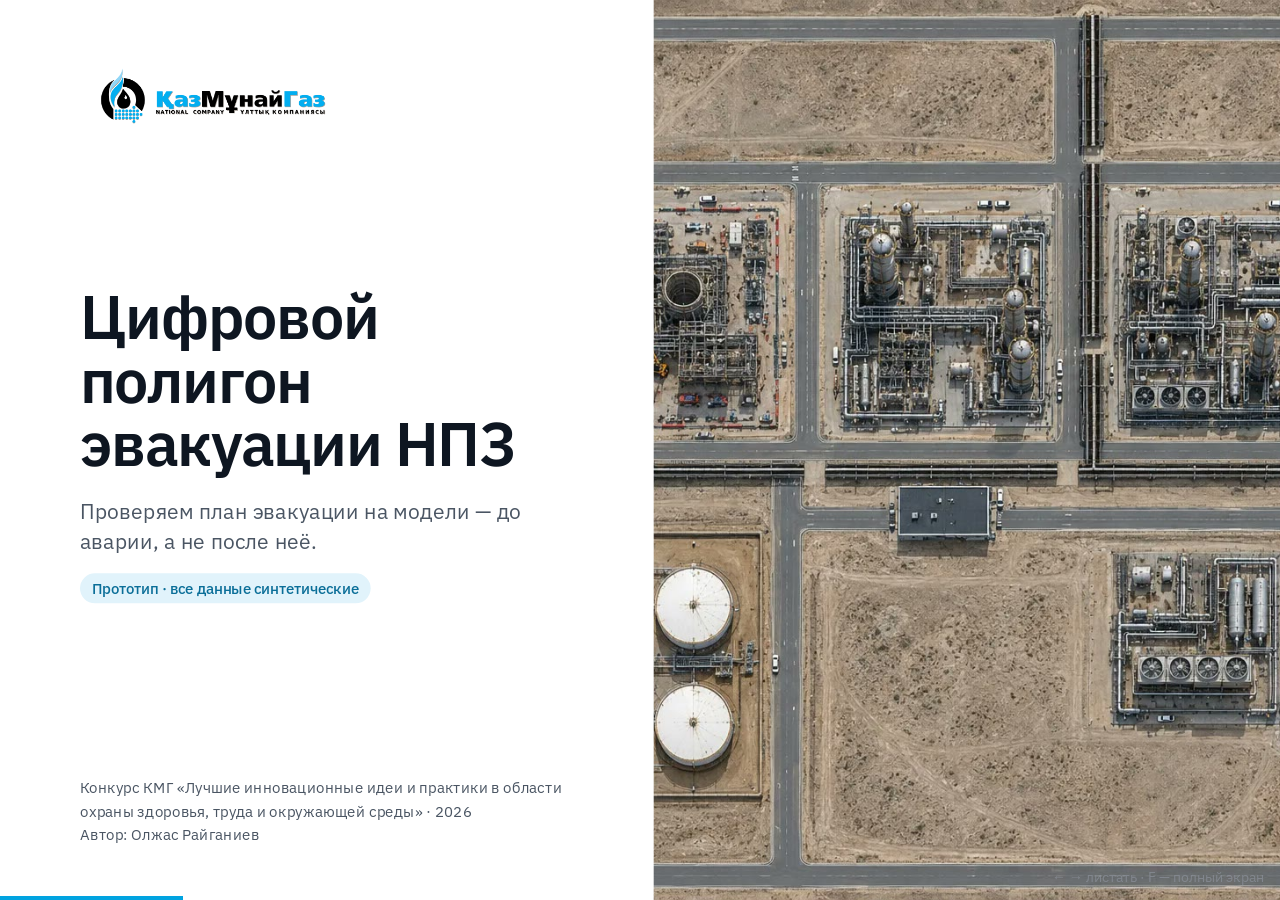
<file: presentation/index.html>
<!doctype html>
<html lang="ru">
<head>
<meta charset="utf-8">
<meta name="viewport" content="width=device-width,initial-scale=1">
<title>Цифровой полигон эвакуации НПЗ — презентация</title>
<style>
@font-face{font-family:'IBM Plex Sans';font-weight:400;font-style:normal;font-display:block;src:url(assets/fonts/IBMPlexSans-400-6.woff2) format('woff2');unicode-range:U+0460-052F, U+1C80-1C8A, U+20B4, U+2DE0-2DFF, U+A640-A69F, U+FE2E-FE2F}
@font-face{font-family:'IBM Plex Sans';font-weight:400;font-style:normal;font-display:block;src:url(assets/fonts/IBMPlexSans-400-7.woff2) format('woff2');unicode-range:U+0301, U+0400-045F, U+0490-0491, U+04B0-04B1, U+2116}
@font-face{font-family:'IBM Plex Sans';font-weight:400;font-style:normal;font-display:block;src:url(assets/fonts/IBMPlexSans-400-8.woff2) format('woff2');unicode-range:U+0000-00FF, U+0131, U+0152-0153, U+02BB-02BC, U+02C6, U+02DA, U+02DC, U+0304, U+0308, U+0329, U+2000-206F, U+20AC, U+2122, U+2191, U+2193, U+2212, U+2215, U+FEFF, U+FFFD}
@font-face{font-family:'IBM Plex Sans';font-weight:500;font-style:normal;font-display:block;src:url(assets/fonts/IBMPlexSans-500-9.woff2) format('woff2');unicode-range:U+0460-052F, U+1C80-1C8A, U+20B4, U+2DE0-2DFF, U+A640-A69F, U+FE2E-FE2F}
@font-face{font-family:'IBM Plex Sans';font-weight:500;font-style:normal;font-display:block;src:url(assets/fonts/IBMPlexSans-500-10.woff2) format('woff2');unicode-range:U+0301, U+0400-045F, U+0490-0491, U+04B0-04B1, U+2116}
@font-face{font-family:'IBM Plex Sans';font-weight:500;font-style:normal;font-display:block;src:url(assets/fonts/IBMPlexSans-500-11.woff2) format('woff2');unicode-range:U+0000-00FF, U+0131, U+0152-0153, U+02BB-02BC, U+02C6, U+02DA, U+02DC, U+0304, U+0308, U+0329, U+2000-206F, U+20AC, U+2122, U+2191, U+2193, U+2212, U+2215, U+FEFF, U+FFFD}
@font-face{font-family:'IBM Plex Sans';font-weight:600;font-style:normal;font-display:block;src:url(assets/fonts/IBMPlexSans-600-12.woff2) format('woff2');unicode-range:U+0460-052F, U+1C80-1C8A, U+20B4, U+2DE0-2DFF, U+A640-A69F, U+FE2E-FE2F}
@font-face{font-family:'IBM Plex Sans';font-weight:600;font-style:normal;font-display:block;src:url(assets/fonts/IBMPlexSans-600-13.woff2) format('woff2');unicode-range:U+0301, U+0400-045F, U+0490-0491, U+04B0-04B1, U+2116}
@font-face{font-family:'IBM Plex Sans';font-weight:600;font-style:normal;font-display:block;src:url(assets/fonts/IBMPlexSans-600-14.woff2) format('woff2');unicode-range:U+0000-00FF, U+0131, U+0152-0153, U+02BB-02BC, U+02C6, U+02DA, U+02DC, U+0304, U+0308, U+0329, U+2000-206F, U+20AC, U+2122, U+2191, U+2193, U+2212, U+2215, U+FEFF, U+FFFD}

:root{--ink:#0e1621;--muted:#4a5563;--line:#e3e7ec;--paper:#ffffff;--soft:#f3f6f9;--kmg:#00a3e0;--kmg-ink:#0a6e98;--navy:#0b2a4a;--haz:#d6304b;--ok:#1e7b4f}
*{box-sizing:border-box;margin:0;padding:0}
html,body{height:100%;background:#fff;overflow:hidden}
body{font-family:'IBM Plex Sans',system-ui,sans-serif;color:var(--ink);-webkit-font-smoothing:antialiased}
::selection{background:var(--kmg);color:#fff}
a.lnk{color:inherit;text-decoration:none;border-bottom:2px solid color-mix(in srgb,currentColor 35%,transparent)}
a.lnk:hover{border-bottom-color:currentColor}
a.lnk:focus-visible,button:focus-visible{outline:3px solid var(--kmg);outline-offset:4px;border-radius:4px}
#stage{position:absolute;left:0;top:0;width:1920px;height:1080px;transform-origin:0 0}
.slide{position:absolute;inset:0;overflow:hidden;background:var(--paper);opacity:0;visibility:hidden;transition:opacity .6s cubic-bezier(.2,.7,.2,1),transform .6s cubic-bezier(.2,.7,.2,1),visibility 0s .6s;transform:scale(.985)}
.slide.on{opacity:1;visibility:visible;transform:none;transition:opacity .6s cubic-bezier(.2,.7,.2,1),transform .6s cubic-bezier(.2,.7,.2,1),visibility 0s}
[data-a]{opacity:0;transform:translateY(24px);transition:opacity .7s cubic-bezier(.2,.7,.2,1),transform .7s cubic-bezier(.2,.7,.2,1)}
.on [data-a]{opacity:1;transform:none}
.pad{position:absolute;inset:0;padding:150px 120px 110px}
.top{position:absolute;left:120px;right:120px;top:52px;display:flex;justify-content:space-between;align-items:center;font-size:22px;color:var(--muted)}
.top img{height:56px;width:auto}
.kick{display:inline-flex;align-items:center;gap:14px;font-size:24px;font-weight:600;color:var(--kmg-ink);letter-spacing:.01em}
.kick i{font-style:normal;width:40px;height:40px;border-radius:50%;background:var(--kmg-ink);color:#fff;display:grid;place-items:center;font-size:20px}
.num{position:absolute;right:120px;bottom:44px;font-size:22px;color:var(--muted);font-variant-numeric:tabular-nums}
.foot{position:absolute;left:120px;bottom:44px;font-size:21px;color:var(--muted)}
h1{font-size:88px;font-weight:600;letter-spacing:-.025em;line-height:1.03;text-wrap:balance}
h2{font-size:60px;font-weight:600;letter-spacing:-.02em;line-height:1.08;text-wrap:balance}
h3{font-size:30px;font-weight:600;line-height:1.25}
.lead{font-size:32px;line-height:1.4;color:var(--muted)}
.k{color:var(--kmg-ink)}.haz{color:var(--haz)}
.tab{font-variant-numeric:tabular-nums}
/* списки */
ul.b{list-style:none;display:grid;gap:18px}
ul.b li{position:relative;padding-left:40px;font-size:30px;line-height:1.35}
ul.b li::before{content:"";position:absolute;left:4px;top:15px;width:14px;height:14px;border-radius:50%;background:var(--kmg)}
ul.b li.x::before{background:var(--haz)}
ul.b li b{font-weight:600}
ul.b.sm li{font-size:26px;padding-left:34px}
ul.b.sm li::before{top:12px;width:12px;height:12px}
.chips{display:flex;flex-wrap:wrap;gap:12px}
.chip{font-size:24px;font-weight:500;padding:10px 20px;border-radius:999px;background:var(--soft);color:var(--ink)}
.chip.k{background:#e1f3fb;color:var(--kmg-ink)}
/* титул */
.title-l{position:absolute;left:0;top:0;bottom:0;width:980px;padding:90px 110px 80px 120px;display:flex;flex-direction:column;background:#fff;z-index:1}
.title-l>img{width:400px;height:auto}
.title-l h1{margin-top:auto;font-size:92px}
.title-l .lead{margin-top:32px}
.title-l .meta{margin-top:auto;padding-top:40px;font-size:23px;color:var(--muted);line-height:1.55}
.title-r{position:absolute;left:980px;top:0;right:0;bottom:0;overflow:hidden}
.title-r img{position:absolute;inset:0;width:100%;height:100%;object-fit:cover;animation:drift 26s ease-in-out infinite alternate}
@keyframes drift{from{transform:scale(1.06) translate(-1%,0)}to{transform:scale(1.16) translate(-4%,-2%)}}
.synth{display:inline-flex;align-items:center;gap:10px;font-size:22px;font-weight:500;color:var(--kmg-ink);background:#e1f3fb;border-radius:999px;padding:8px 18px;margin-top:26px;align-self:flex-start}
/* идея / решение: текст + видео */
.split{display:grid;grid-template-columns:minmax(0,1fr) 820px;gap:72px;align-items:start;margin-top:26px}
.split h2{margin:18px 0 34px}
.player{position:relative}
.vbox{position:relative;width:820px;height:461px;border-radius:20px;overflow:hidden;background:#0c0d10;box-shadow:0 24px 60px -30px rgba(11,42,74,.45)}
.vbox video{width:100%;height:100%;display:block;object-fit:contain;background:#0c0d10}
.vbox video:fullscreen{object-fit:contain;width:100vw;height:100vh;background:#000}
.vbox video:-webkit-full-screen{object-fit:contain;width:100vw;height:100vh;background:#000}
.vplay{position:absolute;inset:0;display:grid;place-items:center;border:0;background:linear-gradient(180deg,rgba(12,13,16,0) 40%,rgba(12,13,16,.55));cursor:pointer;color:#fff;transition:opacity .3s}
.vplay span{width:116px;height:116px;border-radius:50%;background:rgba(255,255,255,.94);display:grid;place-items:center;box-shadow:0 12px 30px rgba(0,0,0,.35);transition:transform .25s cubic-bezier(.2,.7,.2,1)}
.vplay:hover span{transform:scale(1.07)}
.vplay svg{width:46px;height:46px;margin-left:8px}
.vplay em{position:absolute;left:28px;bottom:22px;font-style:normal;font-size:24px;font-weight:500;text-align:left;line-height:1.3}
.vplay em small{display:block;font-size:19px;font-weight:400;opacity:.8}
.player.playing .vplay{opacity:0;pointer-events:none}
.vbar{display:flex;gap:12px;margin-top:18px}
.vbtn{display:inline-flex;align-items:center;gap:10px;font:500 22px 'IBM Plex Sans',sans-serif;color:var(--ink);background:var(--soft);border:0;border-radius:999px;padding:12px 22px;cursor:pointer;transition:background .2s}
.vbtn:hover{background:#e6ecf1}
.vbtn.pri{background:var(--kmg-ink);color:#fff}
.vbtn.pri:hover{background:#085a7c}
.vbtn svg{width:22px;height:22px}
.rel{margin-top:40px}
.rel h3{font-size:24px;color:var(--muted);font-weight:500;margin-bottom:14px}
/* было → стало */
.ps{display:grid;grid-template-columns:1fr 46px 1fr;gap:0 10px;align-items:center}
.ps div{font-size:26px;line-height:1.3;padding:16px 0;border-top:1px solid var(--line)}
.ps .h{font-size:20px;font-weight:600;color:var(--muted);text-transform:uppercase;letter-spacing:.06em;border:0;padding:0 0 8px}
.ps .ar{border:0;color:var(--kmg);font-size:28px;text-align:center}
.ps .s{font-weight:600}
.focus{margin-top:30px;display:flex;flex-wrap:wrap;gap:12px;align-items:center}
.focus b{font-size:22px;color:var(--muted);font-weight:500;margin-right:6px}
/* критерии */
.q{font-size:26px;font-weight:500;color:var(--muted);line-height:1.35;max-width:1500px;margin-top:16px}
.q b{color:var(--ink);font-weight:600}
.ans{margin-top:22px;font-size:54px;font-weight:600;letter-spacing:-.02em;line-height:1.12;max-width:1600px;text-wrap:balance}
.nums{display:grid;grid-template-columns:repeat(3,1fr);gap:26px;margin-top:46px}
.nm{background:var(--soft);border-radius:22px;padding:30px 36px 32px}
.nm .w{font-size:21px;font-weight:600;color:var(--kmg-ink);text-transform:uppercase;letter-spacing:.06em}
.nm .v{font-size:96px;font-weight:600;letter-spacing:-.04em;line-height:1;margin:14px 0 12px;white-space:nowrap}
.nm .v em{font-style:normal;font-weight:400;color:#9aa3ad;font-size:.6em;vertical-align:.18em;margin:0 .08em}
.nm p{font-size:24px;line-height:1.35;color:var(--muted)}
.nums-l{margin-top:24px;font-size:22px;color:var(--muted)}
.nums-l b{color:var(--ink);font-weight:600}
.nums-l + .nums{margin-top:16px}
.nm .m{font-size:25px;font-weight:600;line-height:1.28;margin-top:10px;min-height:64px}
.nm .v u{text-decoration:none;font-size:.36em;font-weight:500;letter-spacing:0;margin-left:.14em;color:var(--muted)}
.nm .v .k u{color:var(--kmg-ink)}
.nm .d{display:flex;align-items:center;gap:14px;font-size:22px;color:var(--ink);margin-bottom:14px}
.nm .d b{font-weight:600;color:#fff;background:var(--ok);border-radius:999px;padding:4px 14px;font-variant-numeric:tabular-nums}
.nm p.s{font-size:20px;line-height:1.38;padding-top:12px;border-top:1px solid var(--line)}
.how.row{margin-top:28px;align-items:center}
.how.row ul.b{grid-auto-flow:column;gap:40px}
.how.row ul.b li{font-size:24px}
.how{margin-top:40px;display:grid;grid-template-columns:auto 1fr;gap:28px;align-items:start}
.how h3{font-size:24px;color:var(--muted);font-weight:500;padding-top:6px}
.cols2{display:grid;grid-template-columns:1fr 1fr;gap:28px;margin-top:46px}
.box{border-radius:22px;padding:34px 40px 38px;background:var(--soft)}
.box.dk{background:var(--navy);color:#fff}
.box.dk ul.b li::before{background:#7fd3f2}
.box h3{font-size:26px;color:var(--kmg-ink);margin-bottom:22px}
.box.dk h3{color:#7fd3f2}
.strip{margin-top:30px;display:flex;align-items:center;gap:22px;font-size:28px}
.strip .pill{font-weight:600;background:var(--kmg-ink);color:#fff;border-radius:999px;padding:10px 24px}
/* критерий 3 */
.money{display:grid;grid-template-columns:660px 1fr;gap:48px;margin-top:34px;align-items:start}
.mbig{background:var(--navy);color:#fff;border-radius:24px;padding:40px 44px 40px}
.mbig .l{font-size:24px;color:#b9c8da}
.mbig .v{font-size:112px;font-weight:600;letter-spacing:-.045em;line-height:1;color:#7fd3f2;margin:12px 0 4px}
.mbig .v small{font-size:40px;font-weight:500;letter-spacing:0;color:#fff;margin-left:14px}
.mbig .s{font-size:26px;line-height:1.4;color:#d5deea}
.mbig .s b{color:#fff}
.mbig .vbtn{margin-top:30px;background:#7fd3f2;color:var(--navy)}
.mbig .vbtn:hover{background:#a6e1f6}
.src{display:grid;gap:18px}
.src div{display:grid;grid-template-columns:56px 1fr auto;gap:18px;align-items:center;padding:22px 0;border-top:1px solid var(--line)}
.src i{font-style:normal;width:56px;height:56px;border-radius:16px;background:#e1f3fb;color:var(--kmg-ink);display:grid;place-items:center;font-size:24px;font-weight:600}
.src span{font-size:28px;line-height:1.3}
.src span small{display:block;font-size:21px;color:var(--muted)}
.src b{font-size:30px;font-weight:600;white-space:nowrap}
/* калькулятор: окно поверх слайда */
#calcDlg{position:absolute;inset:0;z-index:20;background:rgba(14,22,33,.45);display:grid;place-items:center;opacity:0;visibility:hidden;transition:opacity .3s,visibility 0s .3s}
#calcDlg.open{opacity:1;visibility:visible;transition:opacity .3s,visibility 0s}
.dlg{width:1640px;background:#fff;border-radius:26px;padding:42px 48px 40px;box-shadow:0 40px 90px -40px rgba(0,0,0,.5);transform:translateY(20px);transition:transform .35s cubic-bezier(.2,.7,.2,1)}
#calcDlg.open .dlg{transform:none}
.dlg-h{display:flex;justify-content:space-between;align-items:center;margin-bottom:24px}
.dlg-h h2{font-size:44px}
.calc{display:grid;grid-template-columns:1fr 1fr 520px;gap:36px}
.cg h3{font-size:22px;display:flex;align-items:center;gap:12px;margin:0 0 6px}
.cg h3 i{font-style:normal;font-size:16px;font-weight:600;color:#fff;background:var(--kmg-ink);width:30px;height:30px;border-radius:50%;display:grid;place-items:center;flex:none}
.sl{display:grid;grid-template-columns:1fr auto;align-items:baseline;gap:0 16px;padding:8px 0 2px;border-top:1px solid var(--line);cursor:pointer}
.sl span{font-size:20px;color:var(--muted);line-height:1.3}
.sl b{font-size:22px;font-weight:600;font-variant-numeric:tabular-nums}
.sl input{grid-column:1/-1;width:100%;height:28px;accent-color:var(--kmg-ink);cursor:pointer}
.res{background:var(--navy);color:#fff;border-radius:20px;padding:28px 32px;display:flex;flex-direction:column}
.res .rl{font-size:20px;color:#b9c8da}
.res .big{font-size:96px;font-weight:600;letter-spacing:-.04em;line-height:1;margin:6px 0 16px;color:#7fd3f2}
.res .big small{font-size:26px;font-weight:500;letter-spacing:0;margin-left:12px;color:#fff}
.rb{margin-bottom:10px}
.rb div{display:flex;justify-content:space-between;font-size:19px;color:#d5deea}
.rb b{font-weight:600;color:#fff;font-variant-numeric:tabular-nums}
.rb i{display:block;height:7px;border-radius:4px;background:rgba(255,255,255,.12);margin-top:5px;overflow:hidden}
.rb em{display:block;height:100%;background:#7fd3f2;border-radius:4px;transition:width .35s cubic-bezier(.2,.7,.2,1)}
.r3{margin:8px 0 16px;border-top:1px solid rgba(255,255,255,.18);padding-top:12px;display:grid;gap:6px}
.r3 div{display:flex;justify-content:space-between;gap:16px;font-size:19px;color:#d5deea}
.r3 b{color:#fff;font-weight:600;font-variant-numeric:tabular-nums;white-space:nowrap}
.r3 .tot{font-size:24px;color:#fff}.r3 .tot b{color:#7fd3f2}
.res .vbtn{margin-top:auto;align-self:flex-start;background:transparent;color:#d5deea;border:1px solid rgba(255,255,255,.3);font-size:18px;padding:8px 18px}
.res .vbtn:hover{background:rgba(255,255,255,.08)}
.idea{margin-top:30px;padding:20px 26px;border-left:6px solid var(--kmg-ink);background:#e1f3fb;border-radius:0 16px 16px 0;font-size:27px;line-height:1.36}
.idea b{color:var(--kmg-ink);font-weight:600}
.def{font-size:27px;line-height:1.38;color:var(--muted);margin:-14px 0 26px}
.def b{color:var(--ink);font-weight:600}
.steps{position:absolute;left:120px;right:120px;bottom:104px;display:grid;grid-template-columns:repeat(3,1fr);gap:22px}
.steps div{background:var(--soft);border-radius:18px;padding:20px 26px 22px;font-size:22px;line-height:1.36;color:var(--muted)}
.steps b{display:flex;align-items:center;gap:12px;font-size:25px;font-weight:600;color:var(--ink);margin-bottom:6px}
.steps b i{font-style:normal;width:34px;height:34px;border-radius:50%;background:var(--kmg-ink);color:#fff;display:grid;place-items:center;font-size:18px}
.mbig .rows{margin-top:18px;display:grid;gap:10px;font-size:23px;color:#d5deea}
.mbig .rows div{display:flex;justify-content:space-between;gap:18px;padding-top:10px;border-top:1px solid rgba(255,255,255,.14)}
.mbig .rows b{color:#fff;font-weight:600;white-space:nowrap;font-variant-numeric:tabular-nums}
.mbig .rows .tot b{color:#7fd3f2}
.mbig .rows small{display:block;font-size:18px;color:#9fb2c8}
.src span small.f{font-variant-numeric:tabular-nums;color:var(--kmg-ink)}
.cnote{margin-top:18px;font-size:19px;color:var(--muted);line-height:1.45}
/* финал */
.end-links{margin-top:60px;display:grid;gap:22px;font-size:34px}
.end-links span{color:var(--muted);display:inline-block;width:220px}
.end-logo{position:absolute;right:120px;top:90px;width:360px;height:auto}
/* навигация */
#bar{position:fixed;left:0;bottom:0;height:4px;background:var(--kmg);width:0;transition:width .4s;z-index:5}
#hint{position:fixed;right:16px;bottom:14px;font:14px 'IBM Plex Sans',sans-serif;color:#8a8f98;z-index:5;opacity:.75;transition:opacity .4s}
#nav{position:fixed;left:0;right:0;bottom:12px;display:flex;justify-content:center;gap:8px;z-index:5;opacity:0;transition:opacity .25s}
body:hover #nav{opacity:1}
#nav button{font:500 15px 'IBM Plex Sans',sans-serif;border:0;border-radius:999px;padding:8px 16px;background:#20232a;color:#e8eaee;cursor:pointer}
#nav button:hover{background:#2d313a}
@media (prefers-reduced-motion:reduce){*,[data-a],.slide{transition:none!important;animation:none!important}}
@media print{html,body{overflow:visible;background:#fff}#stage{position:static;transform:none!important;width:1920px!important;height:auto!important}.slide{position:relative;opacity:1;visibility:visible;transform:none;page-break-after:always;width:1920px;height:1080px}[data-a]{opacity:1;transform:none}#bar,#hint,#nav,#calcDlg{display:none}}
</style>
</head>
<body>
<div id="stage">

<!-- 1 · Титул -->
<section class="slide" data-title="Титул">
  <div class="title-l">
    <img src="assets/img/kmg-wide.png" alt="АО НК «КазМунайГаз»" data-a>
    <h1 data-a>Цифровой полигон эвакуации НПЗ</h1>
    <p class="lead" data-a>Проверяем план эвакуации на модели — до аварии, а не после неё.</p>
    <span class="synth" data-a>Прототип · все данные синтетические</span>
    <div class="meta" data-a>Конкурс КМГ «Лучшие инновационные идеи и практики в области охраны здоровья, труда и окружающей среды» · 2026<br>Автор: Олжас Райганиев</div>
  </div>
  <div class="title-r"><img src="assets/img/ortho.jpg" alt="Вид сверху на площадку НПЗ «Демо» (сгенерированный снимок)"></div>
</section>

<!-- 2 · Идея -->
<section class="slide" data-title="Идея">
  <div class="top"><span>Идея</span><img src="assets/img/kmg-wide.png" alt=""></div>
  <div class="pad">
    <div class="split">
      <div>
        <span class="kick" data-a><i>1</i>Идея</span>
        <h2 data-a>План эвакуации пишут для обычной работы. В ремонт всё иначе</h2>
        <ul class="b" data-a>
          <li><b>1 600 человек*</b> на площадке, многие — впервые</li>
          <li>Проходы закрыты <b>ограждениями и лесами</b></li>
          <li class="x">Пункт сбора может оказаться <b>под ветром с газом</b></li>
          <li>Учёт на бумаге — <b>очереди</b>, штаб не знает, кого нет</li>
        </ul>
        <p class="idea" data-a><b>Идея:</b> до начала ремонта проверить план эвакуации на цифровой модели завода — с ограждениями, людьми и погодой — и исправить его, пока никто не пострадал</p>
      </div>
      <div class="player" data-a>
        <div class="vbox"><video id="v1" src="assets/idea.mp4" poster="assets/idea.jpg" preload="metadata" playsinline controls></video>
          <button class="vplay" type="button" aria-label="Смотреть ролик «Идея»"><span><svg viewBox="0 0 24 24" fill="#0b2a4a"><path d="M7 4.5v15l12-7.5z"/></svg></span><em>Ролик · идея проекта<small>1,5 минуты, с озвучкой</small></em></button></div>
        <div class="vbar"><button class="vbtn pri" type="button" data-play="v1"><svg viewBox="0 0 24 24" fill="currentColor"><path d="M7 4.5v15l12-7.5z"/></svg>Смотреть</button><button class="vbtn" type="button" data-fs="v1"><svg viewBox="0 0 24 24" fill="none" stroke="currentColor" stroke-width="2" stroke-linecap="round"><path d="M4 9V4h5M20 9V4h-5M4 15v5h5M20 15v5h-5"/></svg>На весь экран</button></div>
        <div class="rel" data-a><h3>К чему относится</h3><div class="chips"><span class="chip k">Охрана труда</span><span class="chip k">Промышленная безопасность</span><span class="chip k">Охрана окружающей среды</span></div></div>
      </div>
    </div>
  </div>
  <div class="foot">* все люди и цифры — синтетические данные модели</div>
  <div class="num"></div>
</section>

<!-- 3 · Решение -->
<section class="slide" data-title="Решение">
  <div class="top"><span>Решение</span><img src="assets/img/kmg-wide.png" alt=""></div>
  <div class="pad">
    <div class="split">
      <div>
        <span class="kick" data-a><i>2</i>Решение</span>
        <h2 data-a>Цифровой полигон: аварию можно прожить сотни раз до того, как она случится</h2>
        <p class="def" data-a><b>Программа</b>, которая моделирует эвакуацию каждого человека на площадке и облако газа при любой погоде — и показывает, где план ликвидации аварий не сработает</p>
        <div class="ps" data-a>
          <div class="h">Сейчас</div><div class="h"></div><div class="h">С полигоном</div>
          <div>Учение — одна погода</div><div class="ar">→</div><div class="s">Все погоды из архива</div>
          <div>Работы останавливаются</div><div class="ar">→</div><div class="s">Тренировка без остановки</div>
          <div>Ошибки видны после аварии</div><div class="ar">→</div><div class="s">Правки плана до аварии</div>
        </div>
      </div>
      <div class="player" data-a>
        <div class="vbox"><video id="v2" src="assets/guide.mp4" poster="assets/guide.jpg" preload="metadata" playsinline controls></video>
          <button class="vplay" type="button" aria-label="Смотреть видео-инструкцию"><span><svg viewBox="0 0 24 24" fill="#0b2a4a"><path d="M7 4.5v15l12-7.5z"/></svg></span><em>Видео-инструкция · как пользоваться<small>2 минуты, все экраны прототипа</small></em></button></div>
        <div class="vbar"><button class="vbtn pri" type="button" data-play="v2"><svg viewBox="0 0 24 24" fill="currentColor"><path d="M7 4.5v15l12-7.5z"/></svg>Смотреть</button><button class="vbtn" type="button" data-fs="v2"><svg viewBox="0 0 24 24" fill="none" stroke="currentColor" stroke-width="2" stroke-linecap="round"><path d="M4 9V4h5M20 9V4h-5M4 15v5h5M20 15v5h-5"/></svg>На весь экран</button></div>
      </div>
    </div>
  </div>
  <div class="steps" data-a>
    <div><b><i>1</i>Загружаем</b>генплан, ограждения ремонта, ПЛА, наряды-допуски и погоду за 3 года</div>
    <div><b><i>2</i>Моделируем</b>движение 1 600 человек, облако H₂S и решения ИИ-штаба — во всех погодах архива</div>
    <div><b><i>3</i>Получаем</b>правки ПЛА с эффектом в цифрах и отчёт для штаба и учений</div>
  </div>
  <div class="num"></div>
</section>

<!-- 4 · Критерий 1 -->
<section class="slide" data-title="Критерий 1">
  <div class="top"><span>Критерий 1</span><img src="assets/img/kmg-wide.png" alt=""></div>
  <div class="pad">
    <span class="kick" data-a><i>?</i>Вопрос</span>
    <p class="q" data-a>Как внедрение сократит отрицательное воздействие производства на <b>здоровье, безопасность труда и окружающую среду?</b></p>
    <p class="ans" data-a style="font-size:50px;margin-top:16px">Модель находит опасные места плана заранее — и правки убирают их до аварии</p>
    <p class="nums-l" data-a>Было — <b>действующий ПЛА</b> → стало — <b>ПЛА с правками модели</b>. Те же 1 600 человек, тот же выброс H₂S 0,4 кг/с</p>
    <div class="nums">
      <div class="nm" data-a><div class="w">Безопасность труда</div>
        <div class="m">Неучтённые люди на 30-й минуте тревоги</div>
        <div class="v tab">210<u>чел.</u> <em>→</em> <span class="k">24<u>чел.</u></span></div>
        <div class="d"><b>−89%</b>13% → 1,5% персонала</div>
        <p class="s">Не подтверждены на пункте сбора — их ищут спасатели в зоне аварии</p></div>
      <div class="nm" data-a><div class="w">Здоровье</div>
        <div class="m">Погодные сценарии с дозой H₂S выше AEGL-3</div>
        <div class="v tab">9<u>из 24</u> <em>→</em> <span class="k">2<u>из 24</u></span></div>
        <div class="d"><b>−78%</b>риск 38% → 8% погод</div>
        <p class="s">AEGL-3 — порог угрозы жизни: 76 ppm H₂S за 10 мин хотя бы у одного человека</p></div>
      <div class="nm" data-a><div class="w">Окружающая среда</div>
        <div class="m">Масса H₂S, выброшенная в атмосферу</div>
        <div class="v tab">360<u>кг</u> <em>→</em> <span class="k">144<u>кг</u></span></div>
        <div class="d"><b>−60%</b>отсечка источника 15 → 6 мин</div>
        <p class="s">Утечка 0,4 кг/с × время до перекрытия источника (900 → 360 с)</p></div>
    </div>
    <div class="how row" data-a><h3>Как это работает</h3><ul class="b sm">
      <li>Каждый подрядчик знает, куда идти <b>при любом ветре</b></li>
      <li>Штаб тренируется <b>без остановки завода</b> и без людей на улице</li></ul></div>
  </div>
  <div class="foot">Сценарий SC1 «Утечка H₂S на Клаусе», 24 погоды из архива. Площадка синтетическая — цифры подтверждаются сверкой с учением</div>
  <div class="num"></div>
</section>

<!-- 5 · Критерий 2 -->
<section class="slide" data-title="Критерий 2">
  <div class="top"><span>Критерий 2</span><img src="assets/img/kmg-wide.png" alt=""></div>
  <div class="pad">
    <span class="kick" data-a><i>?</i>Вопрос</span>
    <p class="q" data-a>Насколько возможно <b>повторное моделирование на всех подразделениях КМГ?</b></p>
    <p class="ans" data-a>Полностью: модель одна, для новой площадки меняются только данные</p>
    <div class="cols2">
      <div class="box" data-a><h3>Что загружаем</h3><ul class="b sm">
        <li>Генплан и ограждения ремонта</li>
        <li>План ликвидации аварий</li>
        <li>Наряды-допуски и пропуска — без имён</li>
        <li>Погода за 3 года</li></ul></div>
      <div class="box dk" data-a><h3>Где применить</h3><ul class="b sm">
        <li>НПЗ группы: Атырау, Павлодар, Шымкент</li>
        <li>Промыслы, УПН и УКПГ с H₂S</li>
        <li>Нефтеперекачивающие станции и терминалы</li>
        <li>Учения штаба любого опасного объекта</li></ul></div>
    </div>
    <div class="strip" data-a><span class="pill">4–6 недель</span><span>на новую площадку вместо 16 недель пилота — код не меняется <span style="color:var(--muted)">(оценка)</span></span></div>
  </div>
  <div class="num"></div>
</section>

<!-- 6 · Критерий 3 -->
<section class="slide" data-title="Критерий 3">
  <div class="top"><span>Критерий 3</span><img src="assets/img/kmg-wide.png" alt=""></div>
  <div class="pad">
    <span class="kick" data-a><i>?</i>Вопрос</span>
    <p class="q" data-a>Какова <b>ценность идеи в денежном эквиваленте</b> и какую прибыль принесёт внедрение?</p>
    <p class="ans" data-a style="font-size:48px;margin-top:16px"><span class="k"><span data-calc="per"></span> млн ₸</span> с каждого остановочного ремонта — за счёт экономии и предотвращённого ущерба</p>
    <div class="money">
      <div class="mbig" data-a>
        <div class="l">Эффект одного ремонта на одной площадке</div>
        <div class="v tab"><span data-calc="per"></span><small>млн ₸</small></div>
        <div class="rows">
          <div><span>Эффект по группе за 3 года</span><b data-calc="eff3"></b></div>
          <div><span>Затраты: пилот, тиражирование, сопровождение</span><b data-calc="cost3"></b></div>
          <div class="tot"><span>Чистый итог за 3 года</span><b data-calc="net3"></b></div>
          <div><span>Окупаемость пилота<small>при <span data-calc="n"></span> остановочных ремонтах в группе в год</small></span><b data-calc="pbm"></b></div>
        </div>
        <button class="vbtn" type="button" id="calcOpen"><svg viewBox="0 0 24 24" fill="none" stroke="currentColor" stroke-width="2" stroke-linecap="round"><rect x="5" y="3" width="14" height="18" rx="2"/><path d="M8 7h8M8 11h2M12 11h2M16 11h0M8 15h2M12 15h2M8 18h2M12 18h4"/></svg>Посчитать на своих цифрах</button>
      </div>
      <div class="src" data-a>
        <div><i>A</i><span>Учение без остановки работ<small class="f" data-calc="fA"></small></span><b data-calc="A"></b></div>
        <div><i>B</i><span>Быстрый учёт при тревоге — электронная отметка<small class="f" data-calc="fB"></small></span><b data-calc="B"></b></div>
        <div><i>C</i><span>Предотвращённый ущерб — ожидаемое значение<small class="f" data-calc="fC"></small></span><b data-calc="Cv"></b></div>
        <p class="cnote">Новой выручки не закладываем — только снижение затрат и ущерба. Допущения осторожные: не учтены сдвиг графика ремонта и недовыработка НПЗ — с ними эффект выше. Цифры уточняются на пилоте.</p>
      </div>
    </div>
  </div>
  <div class="num"></div>
  <div id="calcDlg" role="dialog" aria-modal="true" aria-label="Калькулятор ценности">
    <div class="dlg">
      <div class="dlg-h"><h2>Калькулятор ценности</h2><button class="vbtn" type="button" id="calcClose">Закрыть · Esc</button></div>
      <div class="calc" id="calc">
        <div class="cg">
          <h3><i>A</i>Полевое учение → настольное</h3>
          <label class="sl"><span>Людей на площадке</span><b data-o="N"></b><input type="range" data-k="N" min="300" max="3000" step="100"></label>
          <label class="sl"><span>Часов простоя на одно учение</span><b data-o="h"></b><input type="range" data-k="h" min="0.5" max="4" step="0.5"></label>
          <label class="sl"><span>Стоимость человеко-часа, ₸</span><b data-o="C"></b><input type="range" data-k="C" min="2000" max="15000" step="500"></label>
          <label class="sl"><span>Учений заменяется за ремонт</span><b data-o="k"></b><input type="range" data-k="k" min="0" max="3" step="1"></label>
          <h3 style="margin-top:20px"><i>B</i>Быстрый учёт при тревоге</h3>
          <label class="sl"><span>Тревог с эвакуацией за ремонт</span><b data-o="a"></b><input type="range" data-k="a" min="0" max="6" step="1"></label>
          <label class="sl"><span>Учёт быстрее на</span><b data-o="dt"></b><input type="range" data-k="dt" min="0" max="45" step="5"></label>
        </div>
        <div class="cg">
          <h3><i>C</i>Предотвращённый ущерб</h3>
          <label class="sl"><span>Вероятность аварии с эвакуацией за ремонт</span><b data-o="p"></b><input type="range" data-k="p" min="0" max="10" step="0.5"></label>
          <label class="sl"><span>Ущерб при аварии с пострадавшими, млн ₸</span><b data-o="D"></b><input type="range" data-k="D" min="100" max="5000" step="100"></label>
          <label class="sl"><span>Доля ущерба, которую снимают правки</span><b data-o="r"></b><input type="range" data-k="r" min="0" max="90" step="5"></label>
          <h3 style="margin-top:20px"><i>₸</i>Масштаб и затраты</h3>
          <label class="sl"><span>Остановочных ремонтов в группе за год</span><b data-o="n"></b><input type="range" data-k="n" min="1" max="10" step="1"></label>
          <label class="sl"><span>Пилот, 16 недель, млн ₸</span><b data-o="M"></b><input type="range" data-k="M" min="20" max="200" step="5"></label>
          <label class="sl"><span>Подключение новой площадки, млн ₸</span><b data-o="T"></b><input type="range" data-k="T" min="5" max="60" step="5"></label>
          <label class="sl"><span>Сопровождение в год, млн ₸</span><b data-o="S"></b><input type="range" data-k="S" min="0" max="80" step="5"></label>
        </div>
        <div class="res">
          <div class="rl">Эффект одного ремонта на площадке</div>
          <div class="big tab"><span data-calc="per"></span><small>млн ₸</small></div>
          <div class="rb"><div><span>A · учения без остановки</span><b data-calc="A"></b></div><i><em data-bar="A"></em></i></div>
          <div class="rb"><div><span>B · простой при тревогах</span><b data-calc="B"></b></div><i><em data-bar="B"></em></i></div>
          <div class="rb"><div><span>C · ожидаемый ущерб</span><b data-calc="Cv"></b></div><i><em data-bar="Cv"></em></i></div>
          <div class="r3">
            <div><span>Группа за 3 года: эффект</span><b data-calc="eff3"></b></div>
            <div><span>Затраты</span><b data-calc="cost3"></b></div>
            <div class="tot"><span>Итог за 3 года</span><b data-calc="net3"></b></div>
            <div><span>Пилот окупается за</span><b data-calc="pb"></b></div>
          </div>
          <button class="vbtn" type="button" id="calc-reset">Вернуть осторожные допущения</button>
        </div>
      </div>
    </div>
  </div>
</section>

<!-- 7 · Ссылки -->
<section class="slide" data-title="Ссылки">
  <img class="end-logo" src="assets/img/kmg-wide.png" alt="АО НК «КазМунайГаз»" data-a>
  <div class="pad" style="padding-top:230px">
    <h1 data-a style="max-width:1400px">Пилот на одной установке в ближайший остановочный ремонт</h1>
    <p class="lead" data-a style="margin-top:30px">План эвакуации — исправить до аварии, а не после.</p>
    <div class="end-links" data-a>
      <div><span>Прототип</span><b class="k"><a class="lnk" href="https://npz-evacuation-prototype.onrender.com" target="_blank" rel="noopener">npz-evacuation-prototype.onrender.com</a></b></div>
      <div><span>Презентация</span><b><a class="lnk" href="https://npz-evacuation-prototype.onrender.com/presentation/" target="_blank" rel="noopener">npz-evacuation-prototype.onrender.com/presentation</a></b></div>
      <div><span>Код</span><b><a class="lnk" href="https://github.com/BlackJoker00753/NPZ-evacuation-prototype" target="_blank" rel="noopener">github.com/BlackJoker00753/NPZ-evacuation-prototype</a></b></div>
      <div><span>Автор</span><b>Олжас Райганиев</b></div>
    </div>
  </div>
  <div class="foot">Прототип работает на синтетических данных: площадка, люди, наряды и погода вымышлены</div>
  <div class="num"></div>
</section>

</div>
<div id="bar"></div>
<div id="hint">← → листать · F — полный экран</div>
<div id="nav"><button type="button" id="prev" aria-label="Назад">Назад</button><button type="button" id="fs">Полный экран</button><button type="button" id="next" aria-label="Дальше">Дальше</button></div>
<script>
const slides = [...document.querySelectorAll('.slide')], stage = document.getElementById('stage'), videos = [...document.querySelectorAll('video')];
let cur = 0;
// Слайд растягивается на весь экран: масштаб по меньшей стороне, лишнее место отдаётся самому слайду (от 5:4 до 21:9)
function fit() {
  const k = Math.min(innerWidth / 1920, innerHeight / 1080), W = Math.min(Math.max(innerWidth / k, 1920), 2520), H = Math.min(Math.max(innerHeight / k, 1080), 1536);
  stage.style.width = W + 'px'; stage.style.height = H + 'px';
  stage.style.transform = `translate(${(innerWidth - W * k) / 2}px,${(innerHeight - H * k) / 2}px) scale(${k})`;
}
function show(n) {
  n = Math.max(0, Math.min(slides.length - 1, n)); cur = n; const s = slides[n];
  slides.forEach(x => x.classList.toggle('on', x === s));
  s.querySelectorAll('[data-a]').forEach((el, i) => el.style.transitionDelay = 120 + i * 90 + 'ms');
  videos.forEach(v => { if (!s.contains(v) && !v.paused) v.pause() });
  calcShow(false);
  document.getElementById('bar').style.width = (100 * (n + 1) / slides.length) + '%';
  history.replaceState(null, '', '#' + (n + 1)); document.title = (n + 1) + ' · ' + s.dataset.title + ' — Цифровой полигон эвакуации';
}
addEventListener('resize', fit); fit();
slides.forEach((s, i) => { const el = s.querySelector('.num'); if (el) el.textContent = (i + 1) + ' / ' + slides.length });
// видео: маленький плеер, «Смотреть» и «На весь экран»
const fsOn = el => (el.requestFullscreen ? el.requestFullscreen() : el.webkitRequestFullscreen ? el.webkitRequestFullscreen() : el.webkitEnterFullscreen ? el.webkitEnterFullscreen() : Promise.reject()) || Promise.resolve();
videos.forEach(v => {
  const p = v.closest('.player');
  const btn = document.querySelector(`[data-play="${v.id}"]`), label = on => btn.innerHTML = on ? '<svg viewBox="0 0 24 24" fill="currentColor"><path d="M7 5h4v14H7zM13 5h4v14h-4z"/></svg>Пауза' : '<svg viewBox="0 0 24 24" fill="currentColor"><path d="M7 4.5v15l12-7.5z"/></svg>Смотреть';
  v.addEventListener('play', () => { p.classList.add('playing'); label(true); videos.forEach(o => { if (o !== v) o.pause() }) });
  v.addEventListener('pause', () => label(false));
  v.addEventListener('ended', () => p.classList.remove('playing'));
  p.querySelector('.vplay').onclick = () => v.play();
});
document.querySelectorAll('[data-play]').forEach(b => b.onclick = () => { const v = document.getElementById(b.dataset.play); v.paused ? v.play() : v.pause() });
document.querySelectorAll('[data-fs]').forEach(b => b.onclick = () => { const v = document.getElementById(b.dataset.fs); Promise.resolve(fsOn(v)).catch(() => {}); v.play() });
// калькулятор ценности (критерий 3): все суммы в тенге, на выходе — млн ₸
const CALC0 = { N: 1600, h: 2, C: 6000, k: 1, a: 2, dt: 15, p: 2, D: 500, r: 50, n: 3, M: 60, T: 15, S: 20 };
const calc = Object.assign({}, CALC0);
const n0 = v => v.toLocaleString('ru-RU');
const mln = (v, d = 1) => (v / 1e6).toLocaleString('ru-RU', { maximumFractionDigits: d, minimumFractionDigits: d });
const fmtIn = { N: v => v.toLocaleString('ru-RU'), C: v => v.toLocaleString('ru-RU'), h: v => v.toLocaleString('ru-RU'), p: v => v.toLocaleString('ru-RU') + '%', r: v => v + '%', dt: v => v + ' мин' };
function recalc() {
  const c = calc, A = c.N * c.h * c.C * c.k, B = c.N * (c.dt / 60) * c.C * c.a, Cv = c.p / 100 * c.D * 1e6 * c.r / 100, per = A + B + Cv;
  const eff3 = 3 * c.n * per, cost3 = c.M * 1e6 + Math.max(0, c.n - 1) * c.T * 1e6 + 3 * c.S * 1e6, net3 = eff3 - cost3;
  const pb = per > 0 ? c.M * 1e6 / per : Infinity;
  const out = { per: mln(per), A: mln(A) + ' млн ₸', B: mln(B) + ' млн ₸', Cv: mln(Cv) + ' млн ₸', eff3: mln(eff3, 0) + ' млн ₸', cost3: '−' + mln(cost3, 0) + ' млн ₸', net3: (net3 >= 0 ? '+' : '−') + mln(Math.abs(net3), 0) + ' млн ₸', pb: isFinite(pb) ? pb.toLocaleString('ru-RU', { maximumFractionDigits: 1 }) + ' ' + (pb <= 1 ? 'ремонт' : pb < 5 ? 'ремонта' : 'ремонтов') : 'не окупается',
    pbm: per > 0 && c.n > 0 ? '≈ ' + Math.max(1, Math.round(c.M * 1e6 / (per * c.n / 12))) + ' мес.' : 'не окупается', n: String(c.n), T: c.T + ' млн ₸', M: c.M + ' млн ₸',
    fA: `${n0(c.N)} чел. × ${n0(c.h)} ч × ${n0(c.C)} ₸/чел.-ч` + (c.k !== 1 ? ` × ${c.k} уч.` : ''),
    fB: `${c.a} тревоги × ${c.dt} мин × ${n0(c.N)} чел. × ${n0(c.C)} ₸/чел.-ч`,
    fC: `вероятность ${n0(c.p)}% × ущерб ${n0(c.D)} млн ₸ × ${c.r}% снимают правки` };
  document.querySelectorAll('[data-calc]').forEach(el => el.textContent = out[el.dataset.calc]);
  const mx = Math.max(A, B, Cv, 1); document.querySelectorAll('[data-bar]').forEach(el => el.style.width = (100 * { A, B, Cv }[el.dataset.bar] / mx) + '%');
  document.querySelectorAll('[data-o]').forEach(el => { const k = el.dataset.o; el.textContent = (fmtIn[k] || String)(calc[k]) });
}
function calcSync() { document.querySelectorAll('#calc input[data-k]').forEach(i => i.value = calc[i.dataset.k]); recalc() }
document.querySelectorAll('#calc input[data-k]').forEach(i => i.addEventListener('input', () => { calc[i.dataset.k] = +i.value; recalc() }));
document.getElementById('calc-reset').onclick = () => { Object.assign(calc, CALC0); calcSync() };
const dlg = document.getElementById('calcDlg');
function calcShow(on) { dlg.classList.toggle('open', on); if (on) setTimeout(() => dlg.querySelector('input').focus(), 50) }
document.getElementById('calcOpen').onclick = () => calcShow(true);
document.getElementById('calcClose').onclick = () => calcShow(false);
dlg.addEventListener('click', e => { if (e.target === dlg) calcShow(false) });
calcSync();
// клавиши: не перехватывать стрелки у ползунков, Enter/пробел у кнопок и ссылок, клавиши у видео
addEventListener('keydown', e => {
  const tg = e.target, tag = tg.tagName;
  if (e.key === 'Escape' && dlg.classList.contains('open')) { calcShow(false); return }
  if (tag === 'INPUT' && !['PageDown', 'PageUp'].includes(e.key)) return;
  if ((tag === 'BUTTON' || tag === 'A') && [' ', 'Enter'].includes(e.key)) return;
  if (tag === 'VIDEO' && [' ', 'ArrowLeft', 'ArrowRight'].includes(e.key)) return;
  if (dlg.classList.contains('open') && !['PageDown', 'PageUp'].includes(e.key)) return;
  if (['ArrowRight', 'PageDown', ' ', 'Enter'].includes(e.key)) { e.preventDefault(); show(cur + 1) }
  else if (['ArrowLeft', 'PageUp', 'Backspace'].includes(e.key)) { e.preventDefault(); show(cur - 1) }
  else if (e.key === 'Home') show(0); else if (e.key === 'End') show(slides.length - 1);
  else if (e.key.toLowerCase() === 'f' || e.key.toLowerCase() === 'а') toggleFs();
});
function toggleFs() { if (document.fullscreenElement) document.exitFullscreen(); else document.documentElement.requestFullscreen().catch(() => {}) }
document.getElementById('next').onclick = () => show(cur + 1); document.getElementById('prev').onclick = () => show(cur - 1); document.getElementById('fs').onclick = toggleFs;
let tx = null; addEventListener('touchstart', e => tx = e.target.closest('input,video,.dlg') ? null : e.touches[0].clientX, { passive: true }); addEventListener('touchend', e => { if (tx == null) return; const d = e.changedTouches[0].clientX - tx; if (Math.abs(d) > 50) show(cur + (d < 0 ? 1 : -1)); tx = null });
setTimeout(() => document.getElementById('hint').style.opacity = 0, 5000);
show((parseInt(location.hash.slice(1), 10) || 1) - 1);
</script>
</body>
</html>
</file>
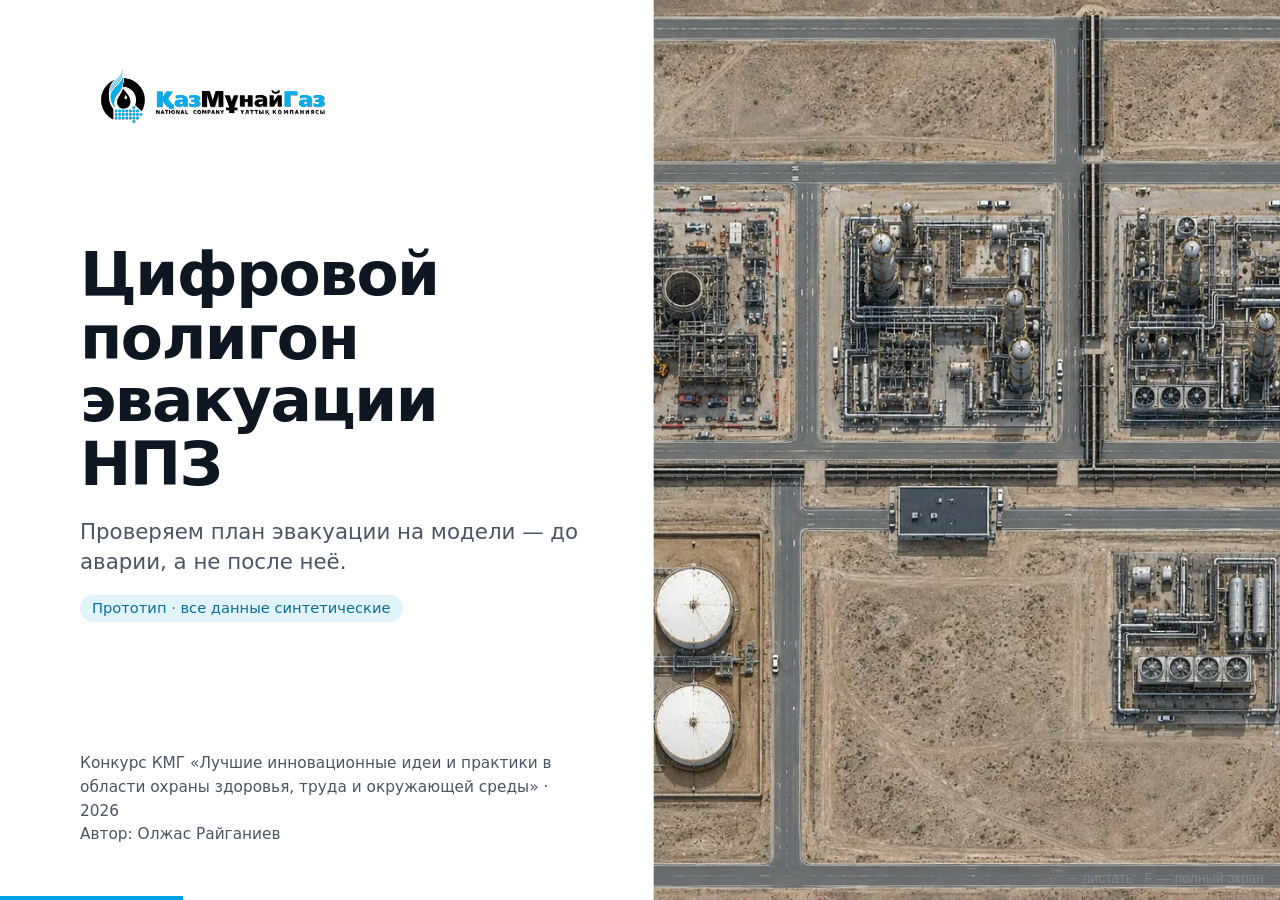
<file: presentation/deck.src.html>
<!doctype html>
<html lang="ru">
<head>
<meta charset="utf-8">
<meta name="viewport" content="width=device-width,initial-scale=1">
<title>Цифровой полигон эвакуации НПЗ — презентация</title>
<style>
/*FONTS*/
:root{--ink:#0e1621;--muted:#4a5563;--line:#e3e7ec;--paper:#ffffff;--soft:#f3f6f9;--kmg:#00a3e0;--kmg-ink:#0a6e98;--navy:#0b2a4a;--haz:#d6304b;--ok:#1e7b4f}
*{box-sizing:border-box;margin:0;padding:0}
html,body{height:100%;background:#fff;overflow:hidden}
body{font-family:'IBM Plex Sans',system-ui,sans-serif;color:var(--ink);-webkit-font-smoothing:antialiased}
::selection{background:var(--kmg);color:#fff}
a.lnk{color:inherit;text-decoration:none;border-bottom:2px solid color-mix(in srgb,currentColor 35%,transparent)}
a.lnk:hover{border-bottom-color:currentColor}
a.lnk:focus-visible,button:focus-visible{outline:3px solid var(--kmg);outline-offset:4px;border-radius:4px}
#stage{position:absolute;left:0;top:0;width:1920px;height:1080px;transform-origin:0 0}
.slide{position:absolute;inset:0;overflow:hidden;background:var(--paper);opacity:0;visibility:hidden;transition:opacity .6s cubic-bezier(.2,.7,.2,1),transform .6s cubic-bezier(.2,.7,.2,1),visibility 0s .6s;transform:scale(.985)}
.slide.on{opacity:1;visibility:visible;transform:none;transition:opacity .6s cubic-bezier(.2,.7,.2,1),transform .6s cubic-bezier(.2,.7,.2,1),visibility 0s}
[data-a]{opacity:0;transform:translateY(24px);transition:opacity .7s cubic-bezier(.2,.7,.2,1),transform .7s cubic-bezier(.2,.7,.2,1)}
.on [data-a]{opacity:1;transform:none}
.pad{position:absolute;inset:0;padding:150px 120px 110px}
.top{position:absolute;left:120px;right:120px;top:52px;display:flex;justify-content:space-between;align-items:center;font-size:22px;color:var(--muted)}
.top img{height:56px;width:auto}
.kick{display:inline-flex;align-items:center;gap:14px;font-size:24px;font-weight:600;color:var(--kmg-ink);letter-spacing:.01em}
.kick i{font-style:normal;width:40px;height:40px;border-radius:50%;background:var(--kmg-ink);color:#fff;display:grid;place-items:center;font-size:20px}
.num{position:absolute;right:120px;bottom:44px;font-size:22px;color:var(--muted);font-variant-numeric:tabular-nums}
.foot{position:absolute;left:120px;bottom:44px;font-size:21px;color:var(--muted)}
h1{font-size:88px;font-weight:600;letter-spacing:-.025em;line-height:1.03;text-wrap:balance}
h2{font-size:60px;font-weight:600;letter-spacing:-.02em;line-height:1.08;text-wrap:balance}
h3{font-size:30px;font-weight:600;line-height:1.25}
.lead{font-size:32px;line-height:1.4;color:var(--muted)}
.k{color:var(--kmg-ink)}.haz{color:var(--haz)}
.tab{font-variant-numeric:tabular-nums}
/* списки */
ul.b{list-style:none;display:grid;gap:18px}
ul.b li{position:relative;padding-left:40px;font-size:30px;line-height:1.35}
ul.b li::before{content:"";position:absolute;left:4px;top:15px;width:14px;height:14px;border-radius:50%;background:var(--kmg)}
ul.b li.x::before{background:var(--haz)}
ul.b li b{font-weight:600}
ul.b.sm li{font-size:26px;padding-left:34px}
ul.b.sm li::before{top:12px;width:12px;height:12px}
.chips{display:flex;flex-wrap:wrap;gap:12px}
.chip{font-size:24px;font-weight:500;padding:10px 20px;border-radius:999px;background:var(--soft);color:var(--ink)}
.chip.k{background:#e1f3fb;color:var(--kmg-ink)}
/* титул */
.title-l{position:absolute;left:0;top:0;bottom:0;width:980px;padding:90px 110px 80px 120px;display:flex;flex-direction:column;background:#fff;z-index:1}
.title-l>img{width:400px;height:auto}
.title-l h1{margin-top:auto;font-size:92px}
.title-l .lead{margin-top:32px}
.title-l .meta{margin-top:auto;padding-top:40px;font-size:23px;color:var(--muted);line-height:1.55}
.title-r{position:absolute;left:980px;top:0;right:0;bottom:0;overflow:hidden}
.title-r img{position:absolute;inset:0;width:100%;height:100%;object-fit:cover;animation:drift 26s ease-in-out infinite alternate}
@keyframes drift{from{transform:scale(1.06) translate(-1%,0)}to{transform:scale(1.16) translate(-4%,-2%)}}
.synth{display:inline-flex;align-items:center;gap:10px;font-size:22px;font-weight:500;color:var(--kmg-ink);background:#e1f3fb;border-radius:999px;padding:8px 18px;margin-top:26px;align-self:flex-start}
/* идея / решение: текст + видео */
.split{display:grid;grid-template-columns:minmax(0,1fr) 820px;gap:72px;align-items:start;margin-top:26px}
.split h2{margin:18px 0 34px}
.player{position:relative}
.vbox{position:relative;width:820px;height:461px;border-radius:20px;overflow:hidden;background:#0c0d10;box-shadow:0 24px 60px -30px rgba(11,42,74,.45)}
.vbox video{width:100%;height:100%;display:block;object-fit:contain;background:#0c0d10}
.vbox video:fullscreen{object-fit:contain;width:100vw;height:100vh;background:#000}
.vbox video:-webkit-full-screen{object-fit:contain;width:100vw;height:100vh;background:#000}
.vplay{position:absolute;inset:0;display:grid;place-items:center;border:0;background:linear-gradient(180deg,rgba(12,13,16,0) 40%,rgba(12,13,16,.55));cursor:pointer;color:#fff;transition:opacity .3s}
.vplay span{width:116px;height:116px;border-radius:50%;background:rgba(255,255,255,.94);display:grid;place-items:center;box-shadow:0 12px 30px rgba(0,0,0,.35);transition:transform .25s cubic-bezier(.2,.7,.2,1)}
.vplay:hover span{transform:scale(1.07)}
.vplay svg{width:46px;height:46px;margin-left:8px}
.vplay em{position:absolute;left:28px;bottom:22px;font-style:normal;font-size:24px;font-weight:500;text-align:left;line-height:1.3}
.vplay em small{display:block;font-size:19px;font-weight:400;opacity:.8}
.player.playing .vplay{opacity:0;pointer-events:none}
.vbar{display:flex;gap:12px;margin-top:18px}
.vbtn{display:inline-flex;align-items:center;gap:10px;font:500 22px 'IBM Plex Sans',sans-serif;color:var(--ink);background:var(--soft);border:0;border-radius:999px;padding:12px 22px;cursor:pointer;transition:background .2s}
.vbtn:hover{background:#e6ecf1}
.vbtn.pri{background:var(--kmg-ink);color:#fff}
.vbtn.pri:hover{background:#085a7c}
.vbtn svg{width:22px;height:22px}
.rel{margin-top:40px}
.rel h3{font-size:24px;color:var(--muted);font-weight:500;margin-bottom:14px}
/* было → стало */
.ps{display:grid;grid-template-columns:1fr 46px 1fr;gap:0 10px;align-items:center}
.ps div{font-size:26px;line-height:1.3;padding:16px 0;border-top:1px solid var(--line)}
.ps .h{font-size:20px;font-weight:600;color:var(--muted);text-transform:uppercase;letter-spacing:.06em;border:0;padding:0 0 8px}
.ps .ar{border:0;color:var(--kmg);font-size:28px;text-align:center}
.ps .s{font-weight:600}
.focus{margin-top:30px;display:flex;flex-wrap:wrap;gap:12px;align-items:center}
.focus b{font-size:22px;color:var(--muted);font-weight:500;margin-right:6px}
/* критерии */
.q{font-size:26px;font-weight:500;color:var(--muted);line-height:1.35;max-width:1500px;margin-top:16px}
.q b{color:var(--ink);font-weight:600}
.ans{margin-top:22px;font-size:54px;font-weight:600;letter-spacing:-.02em;line-height:1.12;max-width:1600px;text-wrap:balance}
.nums{display:grid;grid-template-columns:repeat(3,1fr);gap:26px;margin-top:46px}
.nm{background:var(--soft);border-radius:22px;padding:30px 36px 32px}
.nm .w{font-size:21px;font-weight:600;color:var(--kmg-ink);text-transform:uppercase;letter-spacing:.06em}
.nm .v{font-size:96px;font-weight:600;letter-spacing:-.04em;line-height:1;margin:14px 0 12px;white-space:nowrap}
.nm .v em{font-style:normal;font-weight:400;color:#9aa3ad;font-size:.6em;vertical-align:.18em;margin:0 .08em}
.nm p{font-size:24px;line-height:1.35;color:var(--muted)}
.nums-l{margin-top:24px;font-size:22px;color:var(--muted)}
.nums-l b{color:var(--ink);font-weight:600}
.nums-l + .nums{margin-top:16px}
.nm .m{font-size:25px;font-weight:600;line-height:1.28;margin-top:10px;min-height:64px}
.nm .v u{text-decoration:none;font-size:.36em;font-weight:500;letter-spacing:0;margin-left:.14em;color:var(--muted)}
.nm .v .k u{color:var(--kmg-ink)}
.nm .d{display:flex;align-items:center;gap:14px;font-size:22px;color:var(--ink);margin-bottom:14px}
.nm .d b{font-weight:600;color:#fff;background:var(--ok);border-radius:999px;padding:4px 14px;font-variant-numeric:tabular-nums}
.nm p.s{font-size:20px;line-height:1.38;padding-top:12px;border-top:1px solid var(--line)}
.how.row{margin-top:28px;align-items:center}
.how.row ul.b{grid-auto-flow:column;gap:40px}
.how.row ul.b li{font-size:24px}
.how{margin-top:40px;display:grid;grid-template-columns:auto 1fr;gap:28px;align-items:start}
.how h3{font-size:24px;color:var(--muted);font-weight:500;padding-top:6px}
.cols2{display:grid;grid-template-columns:1fr 1fr;gap:28px;margin-top:46px}
.box{border-radius:22px;padding:34px 40px 38px;background:var(--soft)}
.box.dk{background:var(--navy);color:#fff}
.box.dk ul.b li::before{background:#7fd3f2}
.box h3{font-size:26px;color:var(--kmg-ink);margin-bottom:22px}
.box.dk h3{color:#7fd3f2}
.strip{margin-top:30px;display:flex;align-items:center;gap:22px;font-size:28px}
.strip .pill{font-weight:600;background:var(--kmg-ink);color:#fff;border-radius:999px;padding:10px 24px}
/* критерий 3 */
.money{display:grid;grid-template-columns:660px 1fr;gap:48px;margin-top:34px;align-items:start}
.mbig{background:var(--navy);color:#fff;border-radius:24px;padding:40px 44px 40px}
.mbig .l{font-size:24px;color:#b9c8da}
.mbig .v{font-size:112px;font-weight:600;letter-spacing:-.045em;line-height:1;color:#7fd3f2;margin:12px 0 4px}
.mbig .v small{font-size:40px;font-weight:500;letter-spacing:0;color:#fff;margin-left:14px}
.mbig .s{font-size:26px;line-height:1.4;color:#d5deea}
.mbig .s b{color:#fff}
.mbig .vbtn{margin-top:30px;background:#7fd3f2;color:var(--navy)}
.mbig .vbtn:hover{background:#a6e1f6}
.src{display:grid;gap:18px}
.src div{display:grid;grid-template-columns:56px 1fr auto;gap:18px;align-items:center;padding:22px 0;border-top:1px solid var(--line)}
.src i{font-style:normal;width:56px;height:56px;border-radius:16px;background:#e1f3fb;color:var(--kmg-ink);display:grid;place-items:center;font-size:24px;font-weight:600}
.src span{font-size:28px;line-height:1.3}
.src span small{display:block;font-size:21px;color:var(--muted)}
.src b{font-size:30px;font-weight:600;white-space:nowrap}
/* калькулятор: окно поверх слайда */
#calcDlg{position:absolute;inset:0;z-index:20;background:rgba(14,22,33,.45);display:grid;place-items:center;opacity:0;visibility:hidden;transition:opacity .3s,visibility 0s .3s}
#calcDlg.open{opacity:1;visibility:visible;transition:opacity .3s,visibility 0s}
.dlg{width:1640px;background:#fff;border-radius:26px;padding:42px 48px 40px;box-shadow:0 40px 90px -40px rgba(0,0,0,.5);transform:translateY(20px);transition:transform .35s cubic-bezier(.2,.7,.2,1)}
#calcDlg.open .dlg{transform:none}
.dlg-h{display:flex;justify-content:space-between;align-items:center;margin-bottom:24px}
.dlg-h h2{font-size:44px}
.calc{display:grid;grid-template-columns:1fr 1fr 520px;gap:36px}
.cg h3{font-size:22px;display:flex;align-items:center;gap:12px;margin:0 0 6px}
.cg h3 i{font-style:normal;font-size:16px;font-weight:600;color:#fff;background:var(--kmg-ink);width:30px;height:30px;border-radius:50%;display:grid;place-items:center;flex:none}
.sl{display:grid;grid-template-columns:1fr auto;align-items:baseline;gap:0 16px;padding:8px 0 2px;border-top:1px solid var(--line);cursor:pointer}
.sl span{font-size:20px;color:var(--muted);line-height:1.3}
.sl b{font-size:22px;font-weight:600;font-variant-numeric:tabular-nums}
.sl input{grid-column:1/-1;width:100%;height:28px;accent-color:var(--kmg-ink);cursor:pointer}
.res{background:var(--navy);color:#fff;border-radius:20px;padding:28px 32px;display:flex;flex-direction:column}
.res .rl{font-size:20px;color:#b9c8da}
.res .big{font-size:96px;font-weight:600;letter-spacing:-.04em;line-height:1;margin:6px 0 16px;color:#7fd3f2}
.res .big small{font-size:26px;font-weight:500;letter-spacing:0;margin-left:12px;color:#fff}
.rb{margin-bottom:10px}
.rb div{display:flex;justify-content:space-between;font-size:19px;color:#d5deea}
.rb b{font-weight:600;color:#fff;font-variant-numeric:tabular-nums}
.rb i{display:block;height:7px;border-radius:4px;background:rgba(255,255,255,.12);margin-top:5px;overflow:hidden}
.rb em{display:block;height:100%;background:#7fd3f2;border-radius:4px;transition:width .35s cubic-bezier(.2,.7,.2,1)}
.r3{margin:8px 0 16px;border-top:1px solid rgba(255,255,255,.18);padding-top:12px;display:grid;gap:6px}
.r3 div{display:flex;justify-content:space-between;gap:16px;font-size:19px;color:#d5deea}
.r3 b{color:#fff;font-weight:600;font-variant-numeric:tabular-nums;white-space:nowrap}
.r3 .tot{font-size:24px;color:#fff}.r3 .tot b{color:#7fd3f2}
.res .vbtn{margin-top:auto;align-self:flex-start;background:transparent;color:#d5deea;border:1px solid rgba(255,255,255,.3);font-size:18px;padding:8px 18px}
.res .vbtn:hover{background:rgba(255,255,255,.08)}
.idea{margin-top:30px;padding:20px 26px;border-left:6px solid var(--kmg-ink);background:#e1f3fb;border-radius:0 16px 16px 0;font-size:27px;line-height:1.36}
.idea b{color:var(--kmg-ink);font-weight:600}
.def{font-size:27px;line-height:1.38;color:var(--muted);margin:-14px 0 26px}
.def b{color:var(--ink);font-weight:600}
.steps{position:absolute;left:120px;right:120px;bottom:104px;display:grid;grid-template-columns:repeat(3,1fr);gap:22px}
.steps div{background:var(--soft);border-radius:18px;padding:20px 26px 22px;font-size:22px;line-height:1.36;color:var(--muted)}
.steps b{display:flex;align-items:center;gap:12px;font-size:25px;font-weight:600;color:var(--ink);margin-bottom:6px}
.steps b i{font-style:normal;width:34px;height:34px;border-radius:50%;background:var(--kmg-ink);color:#fff;display:grid;place-items:center;font-size:18px}
.mbig .rows{margin-top:18px;display:grid;gap:10px;font-size:23px;color:#d5deea}
.mbig .rows div{display:flex;justify-content:space-between;gap:18px;padding-top:10px;border-top:1px solid rgba(255,255,255,.14)}
.mbig .rows b{color:#fff;font-weight:600;white-space:nowrap;font-variant-numeric:tabular-nums}
.mbig .rows .tot b{color:#7fd3f2}
.mbig .rows small{display:block;font-size:18px;color:#9fb2c8}
.src span small.f{font-variant-numeric:tabular-nums;color:var(--kmg-ink)}
.cnote{margin-top:18px;font-size:19px;color:var(--muted);line-height:1.45}
/* финал */
.end-links{margin-top:60px;display:grid;gap:22px;font-size:34px}
.end-links span{color:var(--muted);display:inline-block;width:220px}
.end-logo{position:absolute;right:120px;top:90px;width:360px;height:auto}
/* навигация */
#bar{position:fixed;left:0;bottom:0;height:4px;background:var(--kmg);width:0;transition:width .4s;z-index:5}
#hint{position:fixed;right:16px;bottom:14px;font:14px 'IBM Plex Sans',sans-serif;color:#8a8f98;z-index:5;opacity:.75;transition:opacity .4s}
#nav{position:fixed;left:0;right:0;bottom:12px;display:flex;justify-content:center;gap:8px;z-index:5;opacity:0;transition:opacity .25s}
body:hover #nav{opacity:1}
#nav button{font:500 15px 'IBM Plex Sans',sans-serif;border:0;border-radius:999px;padding:8px 16px;background:#20232a;color:#e8eaee;cursor:pointer}
#nav button:hover{background:#2d313a}
@media (prefers-reduced-motion:reduce){*,[data-a],.slide{transition:none!important;animation:none!important}}
@media print{html,body{overflow:visible;background:#fff}#stage{position:static;transform:none!important;width:1920px!important;height:auto!important}.slide{position:relative;opacity:1;visibility:visible;transform:none;page-break-after:always;width:1920px;height:1080px}[data-a]{opacity:1;transform:none}#bar,#hint,#nav,#calcDlg{display:none}}
</style>
</head>
<body>
<div id="stage">

<!-- 1 · Титул -->
<section class="slide" data-title="Титул">
  <div class="title-l">
    <img src="assets/img/kmg-wide.png" alt="АО НК «КазМунайГаз»" data-a>
    <h1 data-a>Цифровой полигон эвакуации НПЗ</h1>
    <p class="lead" data-a>Проверяем план эвакуации на модели — до аварии, а не после неё.</p>
    <span class="synth" data-a>Прототип · все данные синтетические</span>
    <div class="meta" data-a>Конкурс КМГ «Лучшие инновационные идеи и практики в области охраны здоровья, труда и окружающей среды» · 2026<br>Автор: Олжас Райганиев</div>
  </div>
  <div class="title-r"><img src="assets/img/ortho.jpg" alt="Вид сверху на площадку НПЗ «Демо» (сгенерированный снимок)"></div>
</section>

<!-- 2 · Идея -->
<section class="slide" data-title="Идея">
  <div class="top"><span>Идея</span><img src="assets/img/kmg-wide.png" alt=""></div>
  <div class="pad">
    <div class="split">
      <div>
        <span class="kick" data-a><i>1</i>Идея</span>
        <h2 data-a>План эвакуации пишут для обычной работы. В ремонт всё иначе</h2>
        <ul class="b" data-a>
          <li><b>1 600 человек*</b> на площадке, многие — впервые</li>
          <li>Проходы закрыты <b>ограждениями и лесами</b></li>
          <li class="x">Пункт сбора может оказаться <b>под ветром с газом</b></li>
          <li>Учёт на бумаге — <b>очереди</b>, штаб не знает, кого нет</li>
        </ul>
        <p class="idea" data-a><b>Идея:</b> до начала ремонта проверить план эвакуации на цифровой модели завода — с ограждениями, людьми и погодой — и исправить его, пока никто не пострадал</p>
      </div>
      <div class="player" data-a>
        <div class="vbox"><video id="v1" src="assets/idea.mp4" poster="assets/idea.jpg" preload="metadata" playsinline controls></video>
          <button class="vplay" type="button" aria-label="Смотреть ролик «Идея»"><span><svg viewBox="0 0 24 24" fill="#0b2a4a"><path d="M7 4.5v15l12-7.5z"/></svg></span><em>Ролик · идея проекта<small>1,5 минуты, с озвучкой</small></em></button></div>
        <div class="vbar"><button class="vbtn pri" type="button" data-play="v1"><svg viewBox="0 0 24 24" fill="currentColor"><path d="M7 4.5v15l12-7.5z"/></svg>Смотреть</button><button class="vbtn" type="button" data-fs="v1"><svg viewBox="0 0 24 24" fill="none" stroke="currentColor" stroke-width="2" stroke-linecap="round"><path d="M4 9V4h5M20 9V4h-5M4 15v5h5M20 15v5h-5"/></svg>На весь экран</button></div>
        <div class="rel" data-a><h3>К чему относится</h3><div class="chips"><span class="chip k">Охрана труда</span><span class="chip k">Промышленная безопасность</span><span class="chip k">Охрана окружающей среды</span></div></div>
      </div>
    </div>
  </div>
  <div class="foot">* все люди и цифры — синтетические данные модели</div>
  <div class="num"></div>
</section>

<!-- 3 · Решение -->
<section class="slide" data-title="Решение">
  <div class="top"><span>Решение</span><img src="assets/img/kmg-wide.png" alt=""></div>
  <div class="pad">
    <div class="split">
      <div>
        <span class="kick" data-a><i>2</i>Решение</span>
        <h2 data-a>Цифровой полигон: аварию можно прожить сотни раз до того, как она случится</h2>
        <p class="def" data-a><b>Программа</b>, которая моделирует эвакуацию каждого человека на площадке и облако газа при любой погоде — и показывает, где план ликвидации аварий не сработает</p>
        <div class="ps" data-a>
          <div class="h">Сейчас</div><div class="h"></div><div class="h">С полигоном</div>
          <div>Учение — одна погода</div><div class="ar">→</div><div class="s">Все погоды из архива</div>
          <div>Работы останавливаются</div><div class="ar">→</div><div class="s">Тренировка без остановки</div>
          <div>Ошибки видны после аварии</div><div class="ar">→</div><div class="s">Правки плана до аварии</div>
        </div>
      </div>
      <div class="player" data-a>
        <div class="vbox"><video id="v2" src="assets/guide.mp4" poster="assets/guide.jpg" preload="metadata" playsinline controls></video>
          <button class="vplay" type="button" aria-label="Смотреть видео-инструкцию"><span><svg viewBox="0 0 24 24" fill="#0b2a4a"><path d="M7 4.5v15l12-7.5z"/></svg></span><em>Видео-инструкция · как пользоваться<small>2 минуты, все экраны прототипа</small></em></button></div>
        <div class="vbar"><button class="vbtn pri" type="button" data-play="v2"><svg viewBox="0 0 24 24" fill="currentColor"><path d="M7 4.5v15l12-7.5z"/></svg>Смотреть</button><button class="vbtn" type="button" data-fs="v2"><svg viewBox="0 0 24 24" fill="none" stroke="currentColor" stroke-width="2" stroke-linecap="round"><path d="M4 9V4h5M20 9V4h-5M4 15v5h5M20 15v5h-5"/></svg>На весь экран</button></div>
      </div>
    </div>
  </div>
  <div class="steps" data-a>
    <div><b><i>1</i>Загружаем</b>генплан, ограждения ремонта, ПЛА, наряды-допуски и погоду за 3 года</div>
    <div><b><i>2</i>Моделируем</b>движение 1 600 человек, облако H₂S и решения ИИ-штаба — во всех погодах архива</div>
    <div><b><i>3</i>Получаем</b>правки ПЛА с эффектом в цифрах и отчёт для штаба и учений</div>
  </div>
  <div class="num"></div>
</section>

<!-- 4 · Критерий 1 -->
<section class="slide" data-title="Критерий 1">
  <div class="top"><span>Критерий 1</span><img src="assets/img/kmg-wide.png" alt=""></div>
  <div class="pad">
    <span class="kick" data-a><i>?</i>Вопрос</span>
    <p class="q" data-a>Как внедрение сократит отрицательное воздействие производства на <b>здоровье, безопасность труда и окружающую среду?</b></p>
    <p class="ans" data-a style="font-size:50px;margin-top:16px">Модель находит опасные места плана заранее — и правки убирают их до аварии</p>
    <p class="nums-l" data-a>Было — <b>действующий ПЛА</b> → стало — <b>ПЛА с правками модели</b>. Те же 1 600 человек, тот же выброс H₂S 0,4 кг/с</p>
    <div class="nums">
      <div class="nm" data-a><div class="w">Безопасность труда</div>
        <div class="m">Неучтённые люди на 30-й минуте тревоги</div>
        <div class="v tab">210<u>чел.</u> <em>→</em> <span class="k">24<u>чел.</u></span></div>
        <div class="d"><b>−89%</b>13% → 1,5% персонала</div>
        <p class="s">Не подтверждены на пункте сбора — их ищут спасатели в зоне аварии</p></div>
      <div class="nm" data-a><div class="w">Здоровье</div>
        <div class="m">Погодные сценарии с дозой H₂S выше AEGL-3</div>
        <div class="v tab">9<u>из 24</u> <em>→</em> <span class="k">2<u>из 24</u></span></div>
        <div class="d"><b>−78%</b>риск 38% → 8% погод</div>
        <p class="s">AEGL-3 — порог угрозы жизни: 76 ppm H₂S за 10 мин хотя бы у одного человека</p></div>
      <div class="nm" data-a><div class="w">Окружающая среда</div>
        <div class="m">Масса H₂S, выброшенная в атмосферу</div>
        <div class="v tab">360<u>кг</u> <em>→</em> <span class="k">144<u>кг</u></span></div>
        <div class="d"><b>−60%</b>отсечка источника 15 → 6 мин</div>
        <p class="s">Утечка 0,4 кг/с × время до перекрытия источника (900 → 360 с)</p></div>
    </div>
    <div class="how row" data-a><h3>Как это работает</h3><ul class="b sm">
      <li>Каждый подрядчик знает, куда идти <b>при любом ветре</b></li>
      <li>Штаб тренируется <b>без остановки завода</b> и без людей на улице</li></ul></div>
  </div>
  <div class="foot">Сценарий SC1 «Утечка H₂S на Клаусе», 24 погоды из архива. Площадка синтетическая — цифры подтверждаются сверкой с учением</div>
  <div class="num"></div>
</section>

<!-- 5 · Критерий 2 -->
<section class="slide" data-title="Критерий 2">
  <div class="top"><span>Критерий 2</span><img src="assets/img/kmg-wide.png" alt=""></div>
  <div class="pad">
    <span class="kick" data-a><i>?</i>Вопрос</span>
    <p class="q" data-a>Насколько возможно <b>повторное моделирование на всех подразделениях КМГ?</b></p>
    <p class="ans" data-a>Полностью: модель одна, для новой площадки меняются только данные</p>
    <div class="cols2">
      <div class="box" data-a><h3>Что загружаем</h3><ul class="b sm">
        <li>Генплан и ограждения ремонта</li>
        <li>План ликвидации аварий</li>
        <li>Наряды-допуски и пропуска — без имён</li>
        <li>Погода за 3 года</li></ul></div>
      <div class="box dk" data-a><h3>Где применить</h3><ul class="b sm">
        <li>НПЗ группы: Атырау, Павлодар, Шымкент</li>
        <li>Промыслы, УПН и УКПГ с H₂S</li>
        <li>Нефтеперекачивающие станции и терминалы</li>
        <li>Учения штаба любого опасного объекта</li></ul></div>
    </div>
    <div class="strip" data-a><span class="pill">4–6 недель</span><span>на новую площадку вместо 16 недель пилота — код не меняется <span style="color:var(--muted)">(оценка)</span></span></div>
  </div>
  <div class="num"></div>
</section>

<!-- 6 · Критерий 3 -->
<section class="slide" data-title="Критерий 3">
  <div class="top"><span>Критерий 3</span><img src="assets/img/kmg-wide.png" alt=""></div>
  <div class="pad">
    <span class="kick" data-a><i>?</i>Вопрос</span>
    <p class="q" data-a>Какова <b>ценность идеи в денежном эквиваленте</b> и какую прибыль принесёт внедрение?</p>
    <p class="ans" data-a style="font-size:48px;margin-top:16px"><span class="k"><span data-calc="per"></span> млн ₸</span> с каждого остановочного ремонта — за счёт экономии и предотвращённого ущерба</p>
    <div class="money">
      <div class="mbig" data-a>
        <div class="l">Эффект одного ремонта на одной площадке</div>
        <div class="v tab"><span data-calc="per"></span><small>млн ₸</small></div>
        <div class="rows">
          <div><span>Эффект по группе за 3 года</span><b data-calc="eff3"></b></div>
          <div><span>Затраты: пилот, тиражирование, сопровождение</span><b data-calc="cost3"></b></div>
          <div class="tot"><span>Чистый итог за 3 года</span><b data-calc="net3"></b></div>
          <div><span>Окупаемость пилота<small>при <span data-calc="n"></span> остановочных ремонтах в группе в год</small></span><b data-calc="pbm"></b></div>
        </div>
        <button class="vbtn" type="button" id="calcOpen"><svg viewBox="0 0 24 24" fill="none" stroke="currentColor" stroke-width="2" stroke-linecap="round"><rect x="5" y="3" width="14" height="18" rx="2"/><path d="M8 7h8M8 11h2M12 11h2M16 11h0M8 15h2M12 15h2M8 18h2M12 18h4"/></svg>Посчитать на своих цифрах</button>
      </div>
      <div class="src" data-a>
        <div><i>A</i><span>Учение без остановки работ<small class="f" data-calc="fA"></small></span><b data-calc="A"></b></div>
        <div><i>B</i><span>Быстрый учёт при тревоге — электронная отметка<small class="f" data-calc="fB"></small></span><b data-calc="B"></b></div>
        <div><i>C</i><span>Предотвращённый ущерб — ожидаемое значение<small class="f" data-calc="fC"></small></span><b data-calc="Cv"></b></div>
        <p class="cnote">Новой выручки не закладываем — только снижение затрат и ущерба. Допущения осторожные: не учтены сдвиг графика ремонта и недовыработка НПЗ — с ними эффект выше. Цифры уточняются на пилоте.</p>
      </div>
    </div>
  </div>
  <div class="num"></div>
  <div id="calcDlg" role="dialog" aria-modal="true" aria-label="Калькулятор ценности">
    <div class="dlg">
      <div class="dlg-h"><h2>Калькулятор ценности</h2><button class="vbtn" type="button" id="calcClose">Закрыть · Esc</button></div>
      <div class="calc" id="calc">
        <div class="cg">
          <h3><i>A</i>Полевое учение → настольное</h3>
          <label class="sl"><span>Людей на площадке</span><b data-o="N"></b><input type="range" data-k="N" min="300" max="3000" step="100"></label>
          <label class="sl"><span>Часов простоя на одно учение</span><b data-o="h"></b><input type="range" data-k="h" min="0.5" max="4" step="0.5"></label>
          <label class="sl"><span>Стоимость человеко-часа, ₸</span><b data-o="C"></b><input type="range" data-k="C" min="2000" max="15000" step="500"></label>
          <label class="sl"><span>Учений заменяется за ремонт</span><b data-o="k"></b><input type="range" data-k="k" min="0" max="3" step="1"></label>
          <h3 style="margin-top:20px"><i>B</i>Быстрый учёт при тревоге</h3>
          <label class="sl"><span>Тревог с эвакуацией за ремонт</span><b data-o="a"></b><input type="range" data-k="a" min="0" max="6" step="1"></label>
          <label class="sl"><span>Учёт быстрее на</span><b data-o="dt"></b><input type="range" data-k="dt" min="0" max="45" step="5"></label>
        </div>
        <div class="cg">
          <h3><i>C</i>Предотвращённый ущерб</h3>
          <label class="sl"><span>Вероятность аварии с эвакуацией за ремонт</span><b data-o="p"></b><input type="range" data-k="p" min="0" max="10" step="0.5"></label>
          <label class="sl"><span>Ущерб при аварии с пострадавшими, млн ₸</span><b data-o="D"></b><input type="range" data-k="D" min="100" max="5000" step="100"></label>
          <label class="sl"><span>Доля ущерба, которую снимают правки</span><b data-o="r"></b><input type="range" data-k="r" min="0" max="90" step="5"></label>
          <h3 style="margin-top:20px"><i>₸</i>Масштаб и затраты</h3>
          <label class="sl"><span>Остановочных ремонтов в группе за год</span><b data-o="n"></b><input type="range" data-k="n" min="1" max="10" step="1"></label>
          <label class="sl"><span>Пилот, 16 недель, млн ₸</span><b data-o="M"></b><input type="range" data-k="M" min="20" max="200" step="5"></label>
          <label class="sl"><span>Подключение новой площадки, млн ₸</span><b data-o="T"></b><input type="range" data-k="T" min="5" max="60" step="5"></label>
          <label class="sl"><span>Сопровождение в год, млн ₸</span><b data-o="S"></b><input type="range" data-k="S" min="0" max="80" step="5"></label>
        </div>
        <div class="res">
          <div class="rl">Эффект одного ремонта на площадке</div>
          <div class="big tab"><span data-calc="per"></span><small>млн ₸</small></div>
          <div class="rb"><div><span>A · учения без остановки</span><b data-calc="A"></b></div><i><em data-bar="A"></em></i></div>
          <div class="rb"><div><span>B · простой при тревогах</span><b data-calc="B"></b></div><i><em data-bar="B"></em></i></div>
          <div class="rb"><div><span>C · ожидаемый ущерб</span><b data-calc="Cv"></b></div><i><em data-bar="Cv"></em></i></div>
          <div class="r3">
            <div><span>Группа за 3 года: эффект</span><b data-calc="eff3"></b></div>
            <div><span>Затраты</span><b data-calc="cost3"></b></div>
            <div class="tot"><span>Итог за 3 года</span><b data-calc="net3"></b></div>
            <div><span>Пилот окупается за</span><b data-calc="pb"></b></div>
          </div>
          <button class="vbtn" type="button" id="calc-reset">Вернуть осторожные допущения</button>
        </div>
      </div>
    </div>
  </div>
</section>

<!-- 7 · Ссылки -->
<section class="slide" data-title="Ссылки">
  <img class="end-logo" src="assets/img/kmg-wide.png" alt="АО НК «КазМунайГаз»" data-a>
  <div class="pad" style="padding-top:230px">
    <h1 data-a style="max-width:1400px">Пилот на одной установке в ближайший остановочный ремонт</h1>
    <p class="lead" data-a style="margin-top:30px">План эвакуации — исправить до аварии, а не после.</p>
    <div class="end-links" data-a>
      <div><span>Прототип</span><b class="k"><a class="lnk" href="https://npz-evacuation-prototype.onrender.com" target="_blank" rel="noopener">npz-evacuation-prototype.onrender.com</a></b></div>
      <div><span>Презентация</span><b><a class="lnk" href="https://npz-evacuation-prototype.onrender.com/presentation/" target="_blank" rel="noopener">npz-evacuation-prototype.onrender.com/presentation</a></b></div>
      <div><span>Код</span><b><a class="lnk" href="https://github.com/BlackJoker00753/NPZ-evacuation-prototype" target="_blank" rel="noopener">github.com/BlackJoker00753/NPZ-evacuation-prototype</a></b></div>
      <div><span>Автор</span><b>Олжас Райганиев</b></div>
    </div>
  </div>
  <div class="foot">Прототип работает на синтетических данных: площадка, люди, наряды и погода вымышлены</div>
  <div class="num"></div>
</section>

</div>
<div id="bar"></div>
<div id="hint">← → листать · F — полный экран</div>
<div id="nav"><button type="button" id="prev" aria-label="Назад">Назад</button><button type="button" id="fs">Полный экран</button><button type="button" id="next" aria-label="Дальше">Дальше</button></div>
<script>
const slides = [...document.querySelectorAll('.slide')], stage = document.getElementById('stage'), videos = [...document.querySelectorAll('video')];
let cur = 0;
// Слайд растягивается на весь экран: масштаб по меньшей стороне, лишнее место отдаётся самому слайду (от 5:4 до 21:9)
function fit() {
  const k = Math.min(innerWidth / 1920, innerHeight / 1080), W = Math.min(Math.max(innerWidth / k, 1920), 2520), H = Math.min(Math.max(innerHeight / k, 1080), 1536);
  stage.style.width = W + 'px'; stage.style.height = H + 'px';
  stage.style.transform = `translate(${(innerWidth - W * k) / 2}px,${(innerHeight - H * k) / 2}px) scale(${k})`;
}
function show(n) {
  n = Math.max(0, Math.min(slides.length - 1, n)); cur = n; const s = slides[n];
  slides.forEach(x => x.classList.toggle('on', x === s));
  s.querySelectorAll('[data-a]').forEach((el, i) => el.style.transitionDelay = 120 + i * 90 + 'ms');
  videos.forEach(v => { if (!s.contains(v) && !v.paused) v.pause() });
  calcShow(false);
  document.getElementById('bar').style.width = (100 * (n + 1) / slides.length) + '%';
  history.replaceState(null, '', '#' + (n + 1)); document.title = (n + 1) + ' · ' + s.dataset.title + ' — Цифровой полигон эвакуации';
}
addEventListener('resize', fit); fit();
slides.forEach((s, i) => { const el = s.querySelector('.num'); if (el) el.textContent = (i + 1) + ' / ' + slides.length });
// видео: маленький плеер, «Смотреть» и «На весь экран»
const fsOn = el => (el.requestFullscreen ? el.requestFullscreen() : el.webkitRequestFullscreen ? el.webkitRequestFullscreen() : el.webkitEnterFullscreen ? el.webkitEnterFullscreen() : Promise.reject()) || Promise.resolve();
videos.forEach(v => {
  const p = v.closest('.player');
  const btn = document.querySelector(`[data-play="${v.id}"]`), label = on => btn.innerHTML = on ? '<svg viewBox="0 0 24 24" fill="currentColor"><path d="M7 5h4v14H7zM13 5h4v14h-4z"/></svg>Пауза' : '<svg viewBox="0 0 24 24" fill="currentColor"><path d="M7 4.5v15l12-7.5z"/></svg>Смотреть';
  v.addEventListener('play', () => { p.classList.add('playing'); label(true); videos.forEach(o => { if (o !== v) o.pause() }) });
  v.addEventListener('pause', () => label(false));
  v.addEventListener('ended', () => p.classList.remove('playing'));
  p.querySelector('.vplay').onclick = () => v.play();
});
document.querySelectorAll('[data-play]').forEach(b => b.onclick = () => { const v = document.getElementById(b.dataset.play); v.paused ? v.play() : v.pause() });
document.querySelectorAll('[data-fs]').forEach(b => b.onclick = () => { const v = document.getElementById(b.dataset.fs); Promise.resolve(fsOn(v)).catch(() => {}); v.play() });
// калькулятор ценности (критерий 3): все суммы в тенге, на выходе — млн ₸
const CALC0 = { N: 1600, h: 2, C: 6000, k: 1, a: 2, dt: 15, p: 2, D: 500, r: 50, n: 3, M: 60, T: 15, S: 20 };
const calc = Object.assign({}, CALC0);
const n0 = v => v.toLocaleString('ru-RU');
const mln = (v, d = 1) => (v / 1e6).toLocaleString('ru-RU', { maximumFractionDigits: d, minimumFractionDigits: d });
const fmtIn = { N: v => v.toLocaleString('ru-RU'), C: v => v.toLocaleString('ru-RU'), h: v => v.toLocaleString('ru-RU'), p: v => v.toLocaleString('ru-RU') + '%', r: v => v + '%', dt: v => v + ' мин' };
function recalc() {
  const c = calc, A = c.N * c.h * c.C * c.k, B = c.N * (c.dt / 60) * c.C * c.a, Cv = c.p / 100 * c.D * 1e6 * c.r / 100, per = A + B + Cv;
  const eff3 = 3 * c.n * per, cost3 = c.M * 1e6 + Math.max(0, c.n - 1) * c.T * 1e6 + 3 * c.S * 1e6, net3 = eff3 - cost3;
  const pb = per > 0 ? c.M * 1e6 / per : Infinity;
  const out = { per: mln(per), A: mln(A) + ' млн ₸', B: mln(B) + ' млн ₸', Cv: mln(Cv) + ' млн ₸', eff3: mln(eff3, 0) + ' млн ₸', cost3: '−' + mln(cost3, 0) + ' млн ₸', net3: (net3 >= 0 ? '+' : '−') + mln(Math.abs(net3), 0) + ' млн ₸', pb: isFinite(pb) ? pb.toLocaleString('ru-RU', { maximumFractionDigits: 1 }) + ' ' + (pb <= 1 ? 'ремонт' : pb < 5 ? 'ремонта' : 'ремонтов') : 'не окупается',
    pbm: per > 0 && c.n > 0 ? '≈ ' + Math.max(1, Math.round(c.M * 1e6 / (per * c.n / 12))) + ' мес.' : 'не окупается', n: String(c.n), T: c.T + ' млн ₸', M: c.M + ' млн ₸',
    fA: `${n0(c.N)} чел. × ${n0(c.h)} ч × ${n0(c.C)} ₸/чел.-ч` + (c.k !== 1 ? ` × ${c.k} уч.` : ''),
    fB: `${c.a} тревоги × ${c.dt} мин × ${n0(c.N)} чел. × ${n0(c.C)} ₸/чел.-ч`,
    fC: `вероятность ${n0(c.p)}% × ущерб ${n0(c.D)} млн ₸ × ${c.r}% снимают правки` };
  document.querySelectorAll('[data-calc]').forEach(el => el.textContent = out[el.dataset.calc]);
  const mx = Math.max(A, B, Cv, 1); document.querySelectorAll('[data-bar]').forEach(el => el.style.width = (100 * { A, B, Cv }[el.dataset.bar] / mx) + '%');
  document.querySelectorAll('[data-o]').forEach(el => { const k = el.dataset.o; el.textContent = (fmtIn[k] || String)(calc[k]) });
}
function calcSync() { document.querySelectorAll('#calc input[data-k]').forEach(i => i.value = calc[i.dataset.k]); recalc() }
document.querySelectorAll('#calc input[data-k]').forEach(i => i.addEventListener('input', () => { calc[i.dataset.k] = +i.value; recalc() }));
document.getElementById('calc-reset').onclick = () => { Object.assign(calc, CALC0); calcSync() };
const dlg = document.getElementById('calcDlg');
function calcShow(on) { dlg.classList.toggle('open', on); if (on) setTimeout(() => dlg.querySelector('input').focus(), 50) }
document.getElementById('calcOpen').onclick = () => calcShow(true);
document.getElementById('calcClose').onclick = () => calcShow(false);
dlg.addEventListener('click', e => { if (e.target === dlg) calcShow(false) });
calcSync();
// клавиши: не перехватывать стрелки у ползунков, Enter/пробел у кнопок и ссылок, клавиши у видео
addEventListener('keydown', e => {
  const tg = e.target, tag = tg.tagName;
  if (e.key === 'Escape' && dlg.classList.contains('open')) { calcShow(false); return }
  if (tag === 'INPUT' && !['PageDown', 'PageUp'].includes(e.key)) return;
  if ((tag === 'BUTTON' || tag === 'A') && [' ', 'Enter'].includes(e.key)) return;
  if (tag === 'VIDEO' && [' ', 'ArrowLeft', 'ArrowRight'].includes(e.key)) return;
  if (dlg.classList.contains('open') && !['PageDown', 'PageUp'].includes(e.key)) return;
  if (['ArrowRight', 'PageDown', ' ', 'Enter'].includes(e.key)) { e.preventDefault(); show(cur + 1) }
  else if (['ArrowLeft', 'PageUp', 'Backspace'].includes(e.key)) { e.preventDefault(); show(cur - 1) }
  else if (e.key === 'Home') show(0); else if (e.key === 'End') show(slides.length - 1);
  else if (e.key.toLowerCase() === 'f' || e.key.toLowerCase() === 'а') toggleFs();
});
function toggleFs() { if (document.fullscreenElement) document.exitFullscreen(); else document.documentElement.requestFullscreen().catch(() => {}) }
document.getElementById('next').onclick = () => show(cur + 1); document.getElementById('prev').onclick = () => show(cur - 1); document.getElementById('fs').onclick = toggleFs;
let tx = null; addEventListener('touchstart', e => tx = e.target.closest('input,video,.dlg') ? null : e.touches[0].clientX, { passive: true }); addEventListener('touchend', e => { if (tx == null) return; const d = e.changedTouches[0].clientX - tx; if (Math.abs(d) > 50) show(cur + (d < 0 ? 1 : -1)); tx = null });
setTimeout(() => document.getElementById('hint').style.opacity = 0, 5000);
show((parseInt(location.hash.slice(1), 10) || 1) - 1);
</script>
</body>
</html>
</file>
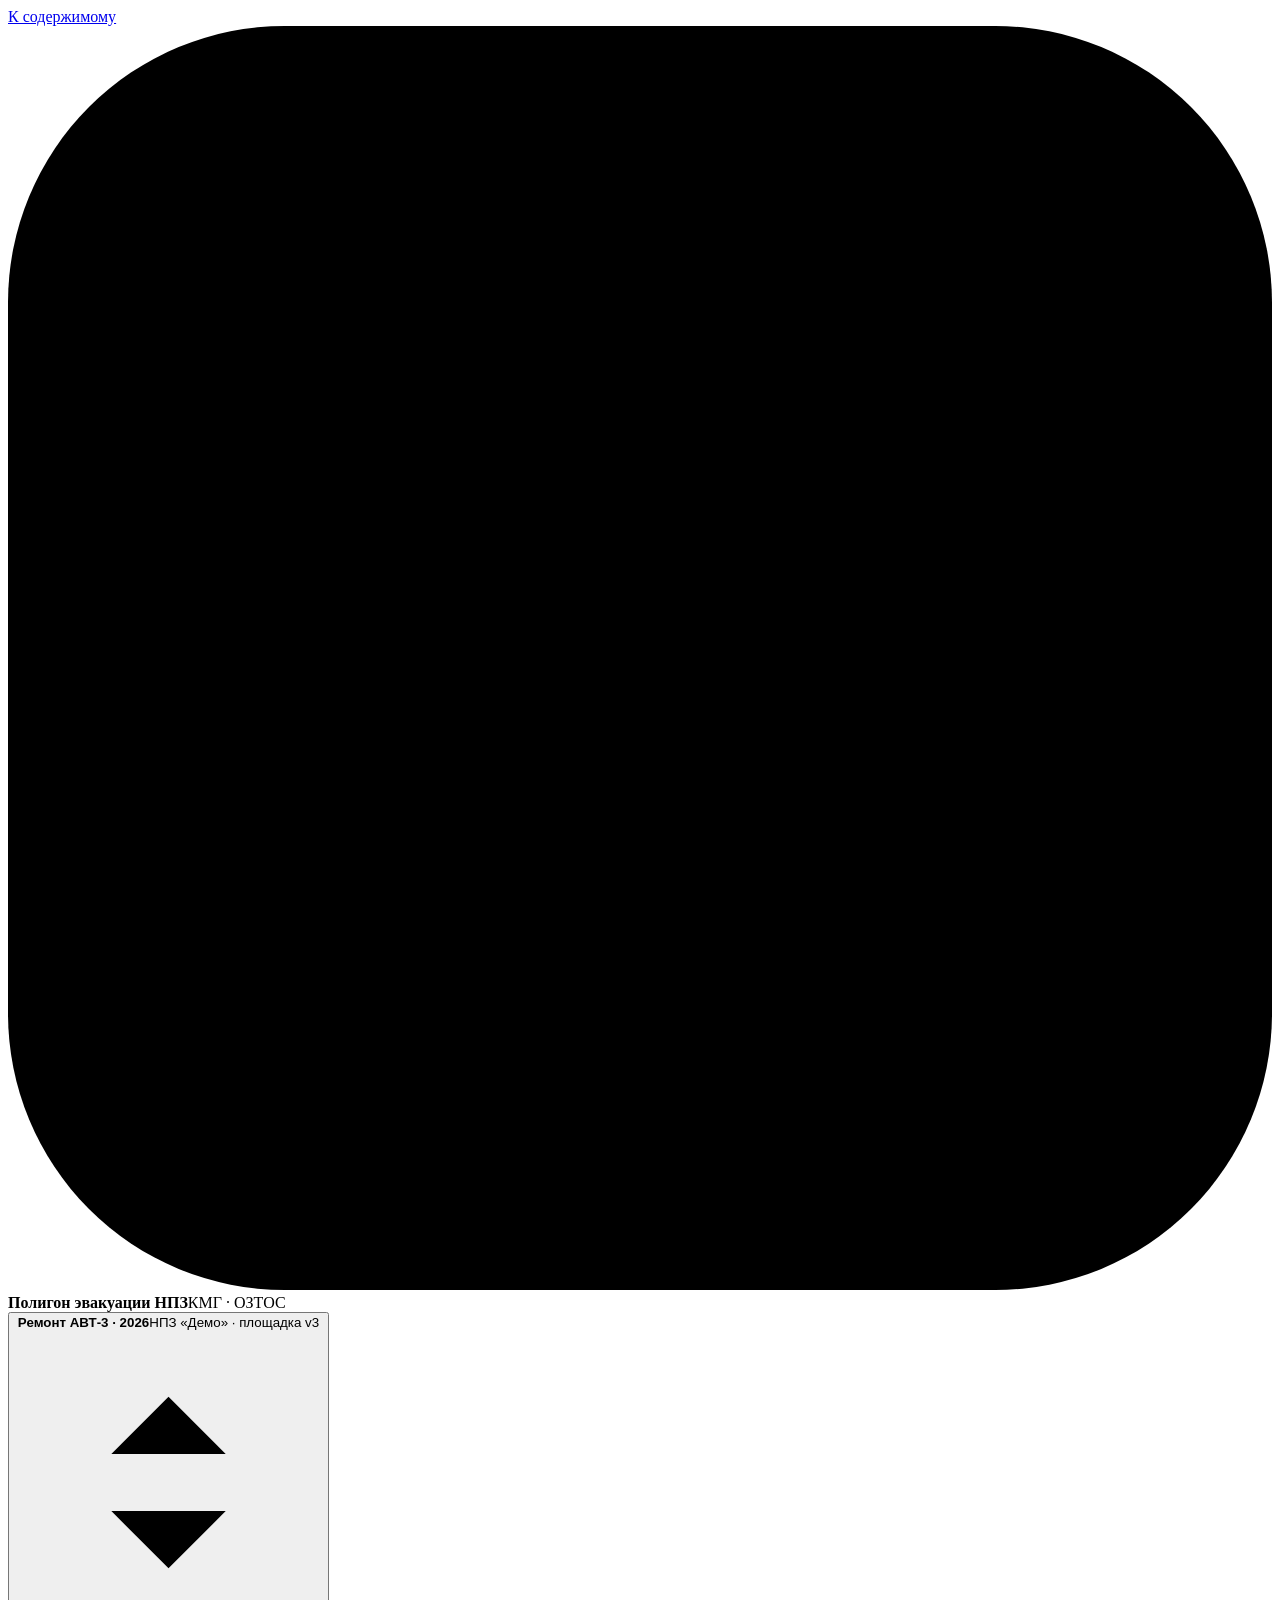
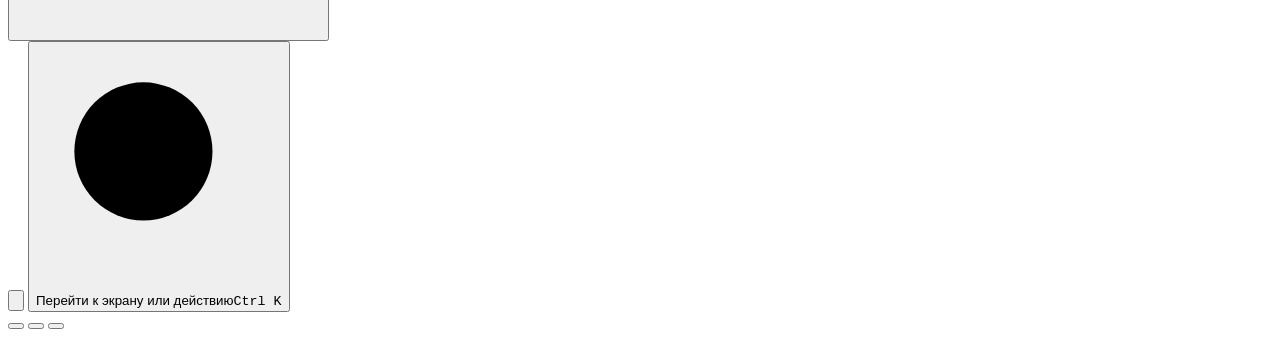
<file: src/template.html>
<!doctype html>
<html lang="ru" data-theme="light">
<head>
<meta charset="utf-8">
<meta name="viewport" content="width=device-width,initial-scale=1">
<title>Цифровой полигон эвакуации НПЗ</title>
<meta name="description" content="Цифровой полигон эвакуации НПЗ в остановочный ремонт: агентная симуляция людей, облака H₂S или пожара и ИИ-штаба. Прототип на синтетических данных.">
<meta name="color-scheme" content="light dark">
<link rel="icon" href="data:image/svg+xml,%3Csvg xmlns='http://www.w3.org/2000/svg' viewBox='0 0 32 32'%3E%3Crect width='32' height='32' rx='7' fill='%231b6c80'/%3E%3Cpath d='M9 22V10h6.5a4 4 0 0 1 0 8H13' fill='none' stroke='white' stroke-width='2.6' stroke-linecap='round' stroke-linejoin='round'/%3E%3Cpath d='M19 22l4-4' stroke='white' stroke-width='2.6' stroke-linecap='round'/%3E%3C/svg%3E">
<script>try{var t=localStorage.getItem('s1.theme');if(t)document.documentElement.dataset.theme=t;else if(matchMedia('(prefers-color-scheme: dark)').matches)document.documentElement.dataset.theme='dark'}catch(e){}</script>
<style>
/*FONTS*/
/*STYLE*/
</style>
</head>
<body>
<a class="skip" href="#view">К содержимому</a>
<div class="app" id="app">
  <aside class="side" id="side" aria-label="Навигация">
    <div class="brand">
      <svg class="mark" viewBox="0 0 32 32" aria-hidden="true"><rect width="32" height="32" rx="7"/><path d="M9 22V10h6.5a4 4 0 0 1 0 8H13" fill="none" stroke-width="2.6" stroke-linecap="round" stroke-linejoin="round"/><path d="M19 22l4-4" stroke-width="2.6" stroke-linecap="round"/></svg>
      <div class="brand-t"><b>Полигон эвакуации НПЗ</b><span>КМГ · ОЗТОС</span></div>
    </div>
    <button class="proj" type="button" id="projBtn" aria-haspopup="menu">
      <span class="proj-t"><b id="projName">Ремонт АВТ-3 · 2026</b><span id="projSub">НПЗ «Демо» · площадка v3</span></span>
      <svg class="ic" viewBox="0 0 16 16" aria-hidden="true"><path d="M5 6.5 8 3.5l3 3M5 9.5l3 3 3-3"/></svg>
    </button>
    <nav class="nav" id="nav"></nav>
    <div class="side-foot" id="sideFoot"></div>
  </aside>
  <header class="top" id="top">
    <button class="menu-btn" type="button" id="menuBtn" aria-label="Меню"><svg class="ic" viewBox="0 0 16 16" aria-hidden="true"><path d="M2.5 4.5h11M2.5 8h11M2.5 11.5h11"/></svg></button>
    <span class="top-title" id="topTitle"></span>
    <button class="search" type="button" id="searchBtn"><svg class="ic" viewBox="0 0 16 16" aria-hidden="true"><circle cx="7" cy="7" r="4.5"/><path d="m10.5 10.5 3 3"/></svg><span>Перейти к экрану или действию</span><kbd>Ctrl K</kbd></button>
    <div class="top-r">
      <button class="chip-btn" type="button" id="llmBtn" title="Статус языковой модели ИИ-штаба"></button>
      <button class="icon-btn" type="button" id="themeBtn" aria-label="Переключить тему"></button>
      <button class="user" type="button" id="userBtn" aria-haspopup="menu"></button>
    </div>
  </header>
  <main class="sheet" id="view" tabindex="-1"></main>
</div>
<div class="scrim" id="scrim" hidden></div>
<div class="toasts" id="toasts" role="status" aria-live="polite"></div>
<div id="layer"></div>
<script id="src-engine">
/*ENGINE*/
</script>
<script>
/*SCRIPTS*/
</script>
</body>
</html>
</file>
